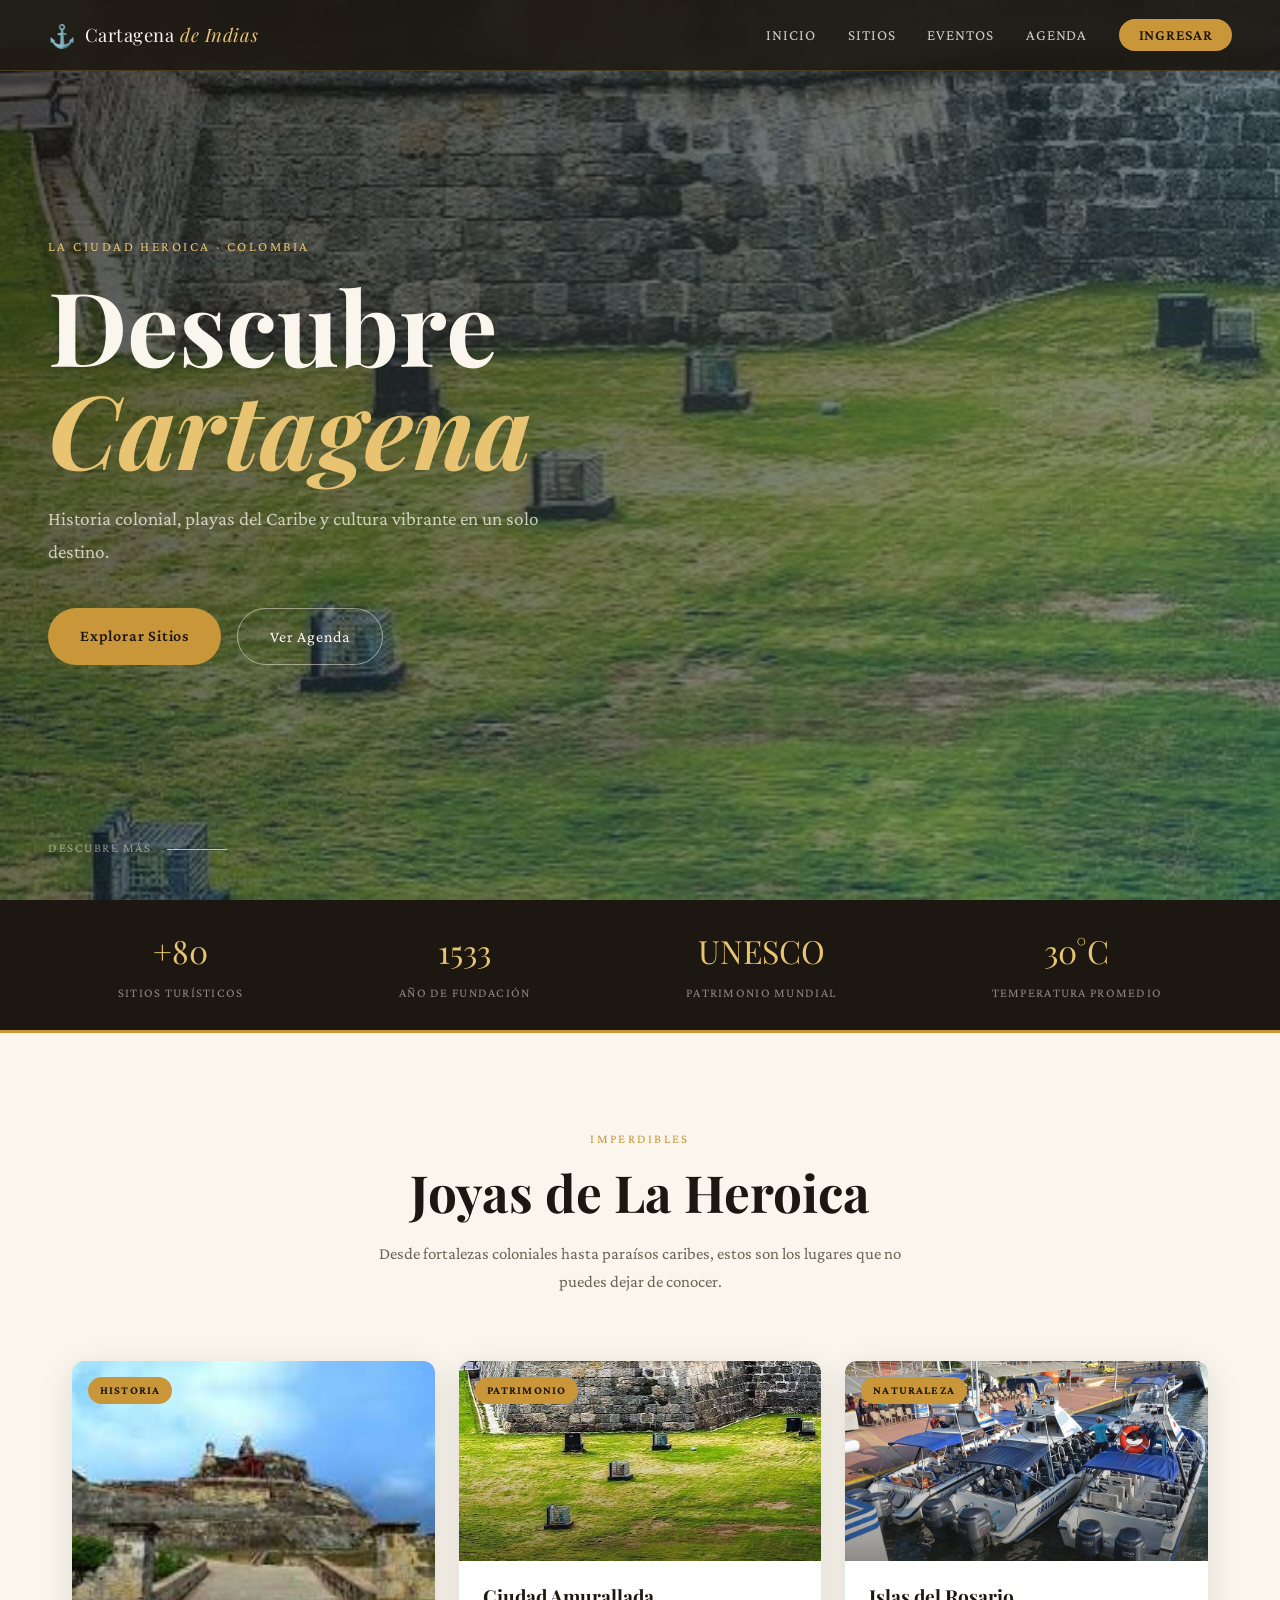
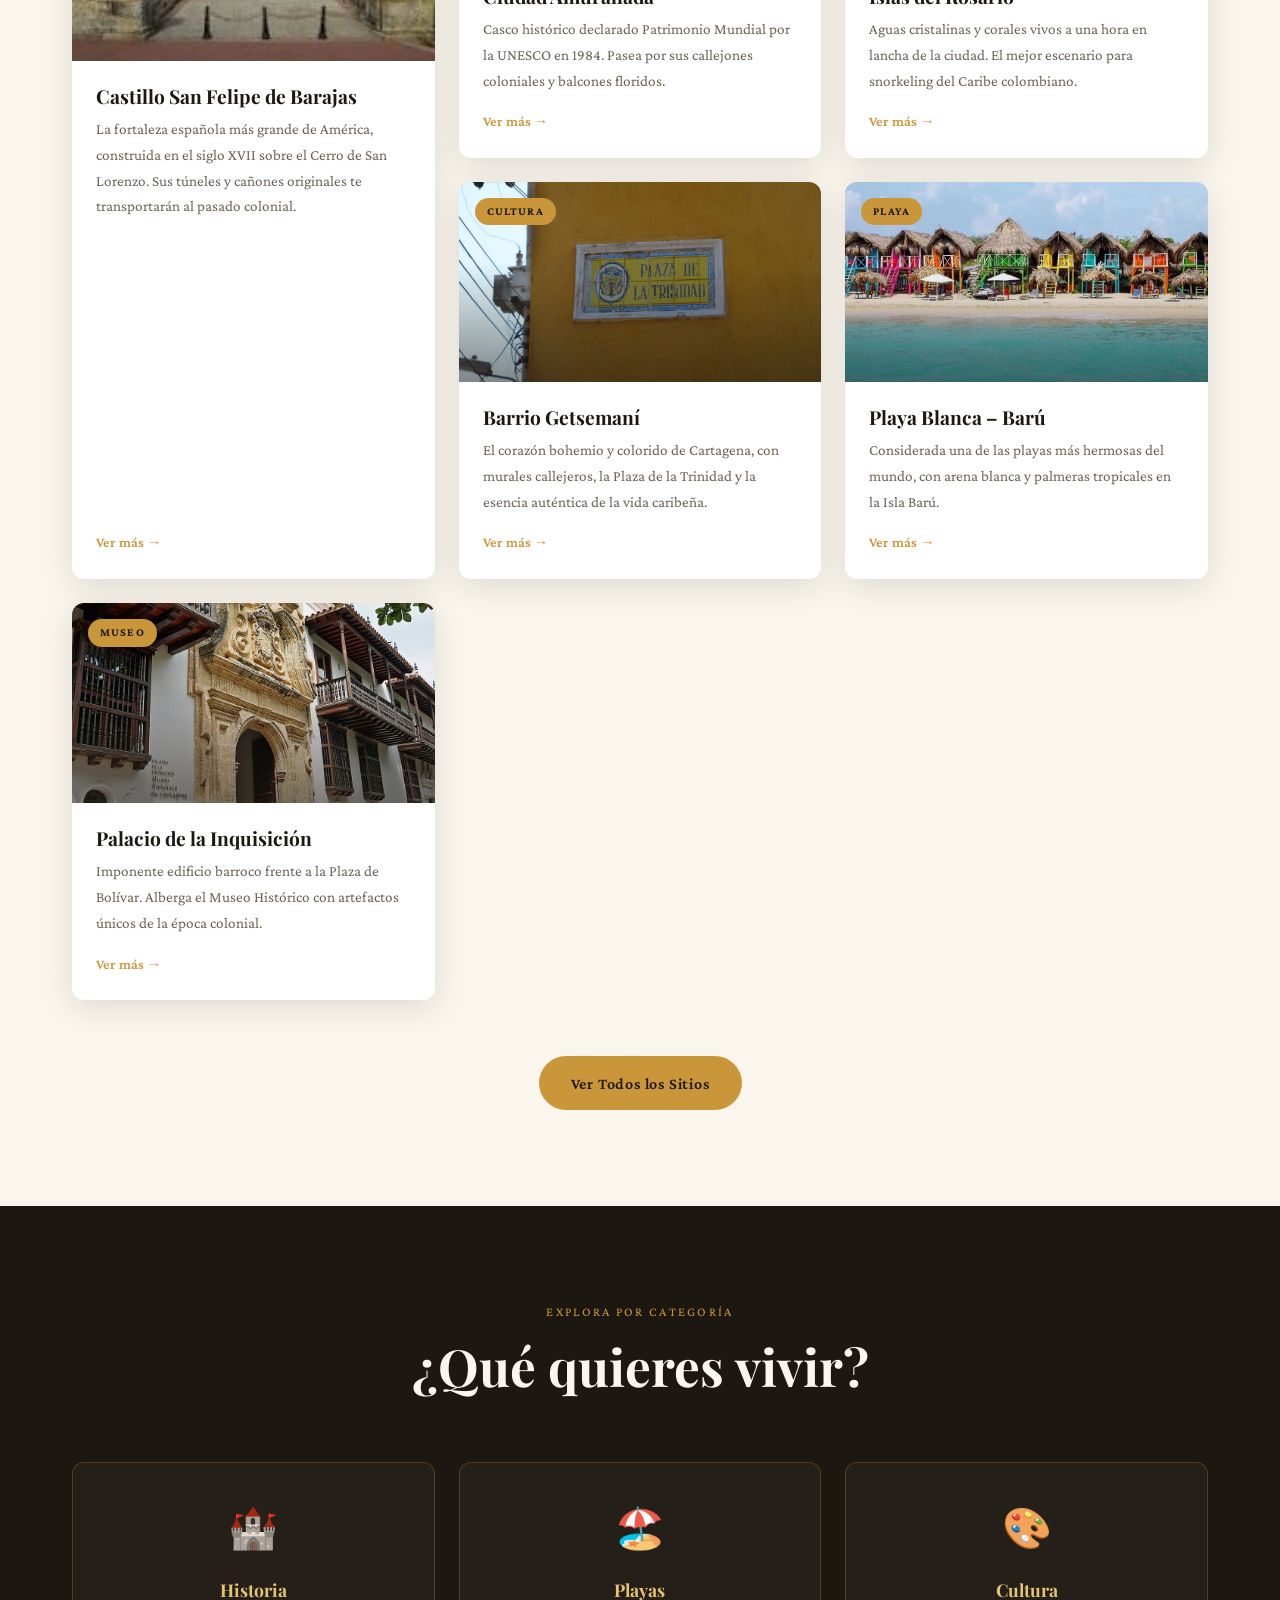
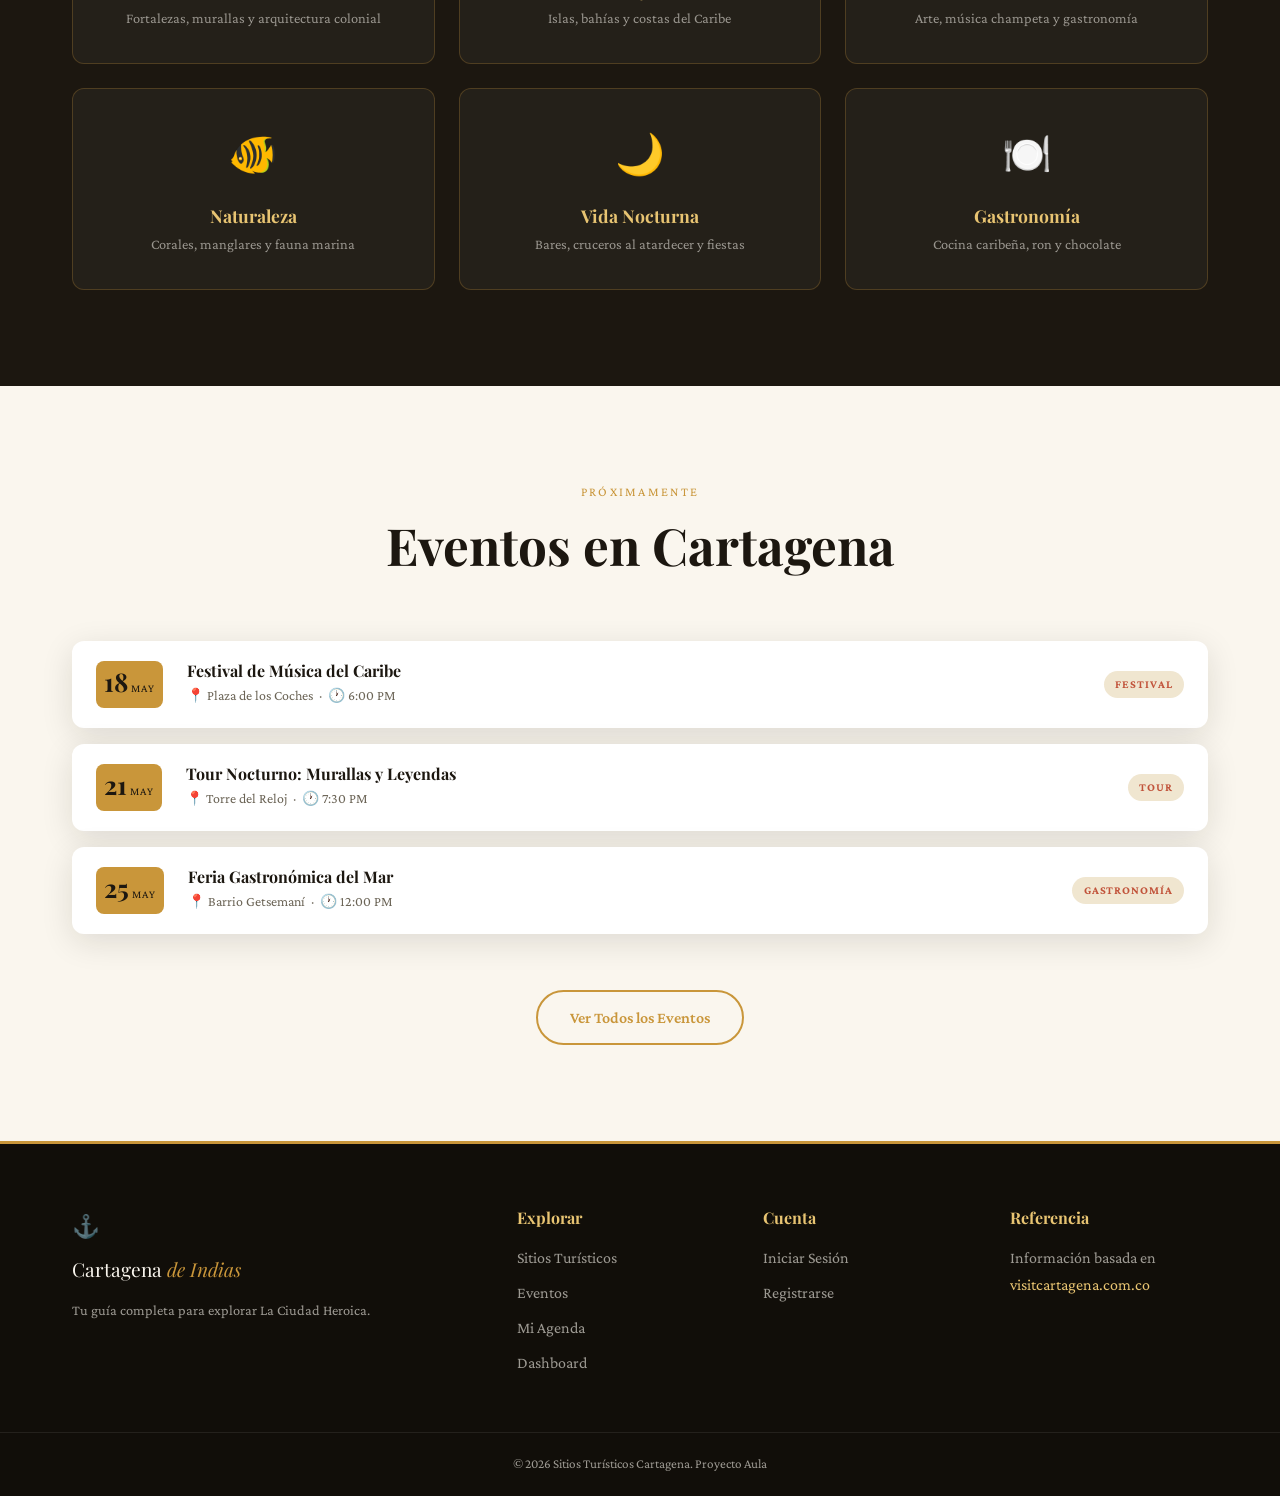
<file: index.html>
<!DOCTYPE html>
<html lang="es">
<head>
  <meta charset="UTF-8" />
  <meta name="viewport" content="width=device-width, initial-scale=1.0"/>
  <meta name="authores" content="Joseph, Manuel, Gabriela, Sebastian">
  <title>Cartagena de Indias – Sitios Turísticos</title>
  <link rel="stylesheet" href="css/style.css"/>
  <link rel="stylesheet" href="css/responsive.css"/>
  <link href="https://fonts.googleapis.com/css2?family=Playfair+Display:ital,wght@0,400;0,700;1,400&family=Crimson+Pro:wght@300;400;600&display=swap" rel="stylesheet"/>
</head>
<body>

  <!-- PORTADA (la parte grande de arriba) -->
  <header class="hero" id="inicio">
    <nav class="navbar">
      <div class="nav-logo">
        <span class="logo-icon">⚓</span>
        <span>Cartagena <em>de Indias</em></span>
      </div>
      <ul class="nav-links">
        <li><a href="index.html">Inicio</a></li>
        <li><a href="sitios.html">Sitios</a></li>
        <li><a href="eventos.html">Eventos</a></li>
        <li><a href="agenda.html">Agenda</a></li>
        <li><a href="login.html" class="btn-nav">Ingresar</a></li>
      </ul>
      <button class="menu-toggle" aria-label="Menú">☰</button>
    </nav>

    <div class="hero-content">
      <p class="hero-label">La Ciudad Heroica · Colombia</p>
      <h1 class="hero-title">
        Descubre<br/><em>Cartagena</em>
      </h1>
      <p class="hero-sub">Historia colonial, playas del Caribe y cultura vibrante en un solo destino.</p>
      <div class="hero-cta">
        <a href="sitios.html" class="btn-primary">Explorar Sitios</a>
        <a href="agenda.html" class="btn-ghost">Ver Agenda</a>
      </div>
    </div>

    <div class="hero-scroll">
      <span>Descubre más</span>
      <div class="scroll-line"></div>
    </div>

    <!-- Capa decorativa (solo adorno, no hace nada) -->
    <div class="hero-overlay"></div>
  </header>

  <!-- ESTADÍSTICAS -->
  <section class="stats-bar">
    <div class="stat"><span class="stat-num">+80</span><span class="stat-label">Sitios Turísticos</span></div>
    <div class="stat"><span class="stat-num">1533</span><span class="stat-label">Año de Fundación</span></div>
    <div class="stat"><span class="stat-num">UNESCO</span><span class="stat-label">Patrimonio Mundial</span></div>
    <div class="stat"><span class="stat-num">30°C</span><span class="stat-label">Temperatura Promedio</span></div>
  </section>

  <!-- DESTINOS DESTACADOS -->
  <section class="section" id="destinos">
    <div class="container">
      <div class="section-header">
        <p class="section-label">Imperdibles</p>
        <h2 class="section-title">Joyas de La Heroica</h2>
        <p class="section-desc">Desde fortalezas coloniales hasta paraísos caribes, estos son los lugares que no puedes dejar de conocer.</p>
      </div>

      <div class="cards-grid">

        <article class="card card--large">
          <div class="card-img" style="background-image:url('asset/img/castillos.jpg')">
            <span class="card-tag">Historia</span>
          </div>
          <div class="card-body">
            <h3>Castillo San Felipe de Barajas</h3>
            <p>La fortaleza española más grande de América, construida en el siglo XVII sobre el Cerro de San Lorenzo. Sus túneles y cañones originales te transportarán al pasado colonial.</p>
            <a href="sitios.html#castillo" class="card-link">Ver más →</a>
          </div>
        </article>

        <article class="card">
          <div class="card-img" style="background-image:url('asset/img/murallas.jpg')">
            <span class="card-tag">Patrimonio</span>
          </div>
          <div class="card-body">
            <h3>Ciudad Amurallada</h3>
            <p>Casco histórico declarado Patrimonio Mundial por la UNESCO en 1984. Pasea por sus callejones coloniales y balcones floridos.</p>
            <a href="sitios.html#murallas" class="card-link">Ver más →</a>
          </div>
        </article>

        <article class="card">
          <div class="card-img" style="background-image:url('asset/img/islas.jpg')">
            <span class="card-tag">Naturaleza</span>
          </div>
          <div class="card-body">
            <h3>Islas del Rosario</h3>
            <p>Aguas cristalinas y corales vivos a una hora en lancha de la ciudad. El mejor escenario para snorkeling del Caribe colombiano.</p>
            <a href="sitios.html#islas" class="card-link">Ver más →</a>
          </div>
        </article>

        <article class="card">
          <div class="card-img" style="background-image:url('asset/img/getsemani.jpg')">
            <span class="card-tag">Cultura</span>
          </div>
          <div class="card-body">
            <h3>Barrio Getsemaní</h3>
            <p>El corazón bohemio y colorido de Cartagena, con murales callejeros, la Plaza de la Trinidad y la esencia auténtica de la vida caribeña.</p>
            <a href="sitios.html#getsemani" class="card-link">Ver más →</a>
          </div>
        </article>

        <article class="card">
          <div class="card-img" style="background-image:url('asset/img/baru1.webp')">
            <span class="card-tag">Playa</span>
          </div>
          <div class="card-body">
            <h3>Playa Blanca – Barú</h3>
            <p>Considerada una de las playas más hermosas del mundo, con arena blanca y palmeras tropicales en la Isla Barú.</p>
            <a href="sitios.html#baru" class="card-link">Ver más →</a>
          </div>
        </article>

        <article class="card">
          <div class="card-img" style="background-image:url('asset/img/inquisicion.jpg')">
            <span class="card-tag">Museo</span>
          </div>
          <div class="card-body">
            <h3>Palacio de la Inquisición</h3>
            <p>Imponente edificio barroco frente a la Plaza de Bolívar. Alberga el Museo Histórico con artefactos únicos de la época colonial.</p>
            <a href="sitios.html#inquisicion" class="card-link">Ver más →</a>
          </div>
        </article>

      </div>

      <div class="section-cta">
        <a href="sitios.html" class="btn-primary">Ver Todos los Sitios</a>
      </div>
    </div>
  </section>

  <!-- CATEGORÍAS -->
  <section class="section section--dark" id="categorias">
    <div class="container">
      <div class="section-header">
        <p class="section-label">Explora por categoría</p>
        <h2 class="section-title">¿Qué quieres vivir?</h2>
      </div>
      <div class="cats-grid">
        <a href="sitios.html?cat=historia" class="cat-card">
          <span class="cat-icon">🏰</span>
          <h4>Historia</h4>
          <p>Fortalezas, murallas y arquitectura colonial</p>
        </a>
        <a href="sitios.html?cat=playa" class="cat-card">
          <span class="cat-icon">🏖️</span>
          <h4>Playas</h4>
          <p>Islas, bahías y costas del Caribe</p>
        </a>
        <a href="sitios.html?cat=cultura" class="cat-card">
          <span class="cat-icon">🎨</span>
          <h4>Cultura</h4>
          <p>Arte, música champeta y gastronomía</p>
        </a>
        <a href="sitios.html?cat=naturaleza" class="cat-card">
          <span class="cat-icon">🐠</span>
          <h4>Naturaleza</h4>
          <p>Corales, manglares y fauna marina</p>
        </a>
        <a href="sitios.html?cat=noche" class="cat-card">
          <span class="cat-icon">🌙</span>
          <h4>Vida Nocturna</h4>
          <p>Bares, cruceros al atardecer y fiestas</p>
        </a>
        <a href="sitios.html?cat=gastronomia" class="cat-card">
          <span class="cat-icon">🍽️</span>
          <h4>Gastronomía</h4>
          <p>Cocina caribeña, ron y chocolate</p>
        </a>
      </div>
    </div>
  </section>

  <!-- EVENTOS PRÓXIMOS -->
  <section class="section" id="eventos-home">
    <div class="container">
      <div class="section-header">
        <p class="section-label">Próximamente</p>
        <h2 class="section-title">Eventos en Cartagena</h2>
      </div>
      <!-- Este contenedor lo llena js/app.js → renderHomeEvents() con los
           3 primeros eventos del arreglo EVENTOS (definido en js/eventos.js). -->
      <div class="events-list" id="home-events">
        <!-- JavaScript pone aquí los eventos -->
      </div>
      <div class="section-cta">
        <a href="eventos.html" class="btn-outline">Ver Todos los Eventos</a>
      </div>
    </div>
  </section>

  <!-- PIE DE PÁGINA -->
  <footer class="footer">
    <div class="container footer-inner">
      <div class="footer-brand">
        <span class="logo-icon">⚓</span>
        <span class="footer-name">Cartagena <em>de Indias</em></span>
        <p>Tu guía completa para explorar La Ciudad Heroica.</p>
      </div>
      <div class="footer-links">
        <h5>Explorar</h5>
        <ul>
          <li><a href="sitios.html">Sitios Turísticos</a></li>
          <li><a href="eventos.html">Eventos</a></li>
          <li><a href="agenda.html">Mi Agenda</a></li>
          <li><a href="dashboard.html">Dashboard</a></li>
        </ul>
      </div>
      <div class="footer-links">
        <h5>Cuenta</h5>
        <ul>
          <li><a href="login.html">Iniciar Sesión</a></li>
          <li><a href="register.html">Registrarse</a></li>
        </ul>
      </div>
      <div class="footer-info">
        <h5>Referencia</h5>
        <p>Información basada en <a href="https://www.visitcartagena.com.co/" target="_blank">visitcartagena.com.co</a></p>
      </div>
    </div>
    <div class="footer-bottom">
      <p>© 2026 Sitios Turísticos Cartagena. Proyecto Aula </p>
    </div>
  </footer>

  <!-- Orden de carga: app.js crea SITIOS y renderiza los eventos del inicio;
       eventos.js crea EVENTOS y lo publica como window.EVENTOS. Ninguno guarda datos. -->
  <script src="js/app.js"></script>
  <script src="js/eventos.js"></script>
</body>
</html>
</file>
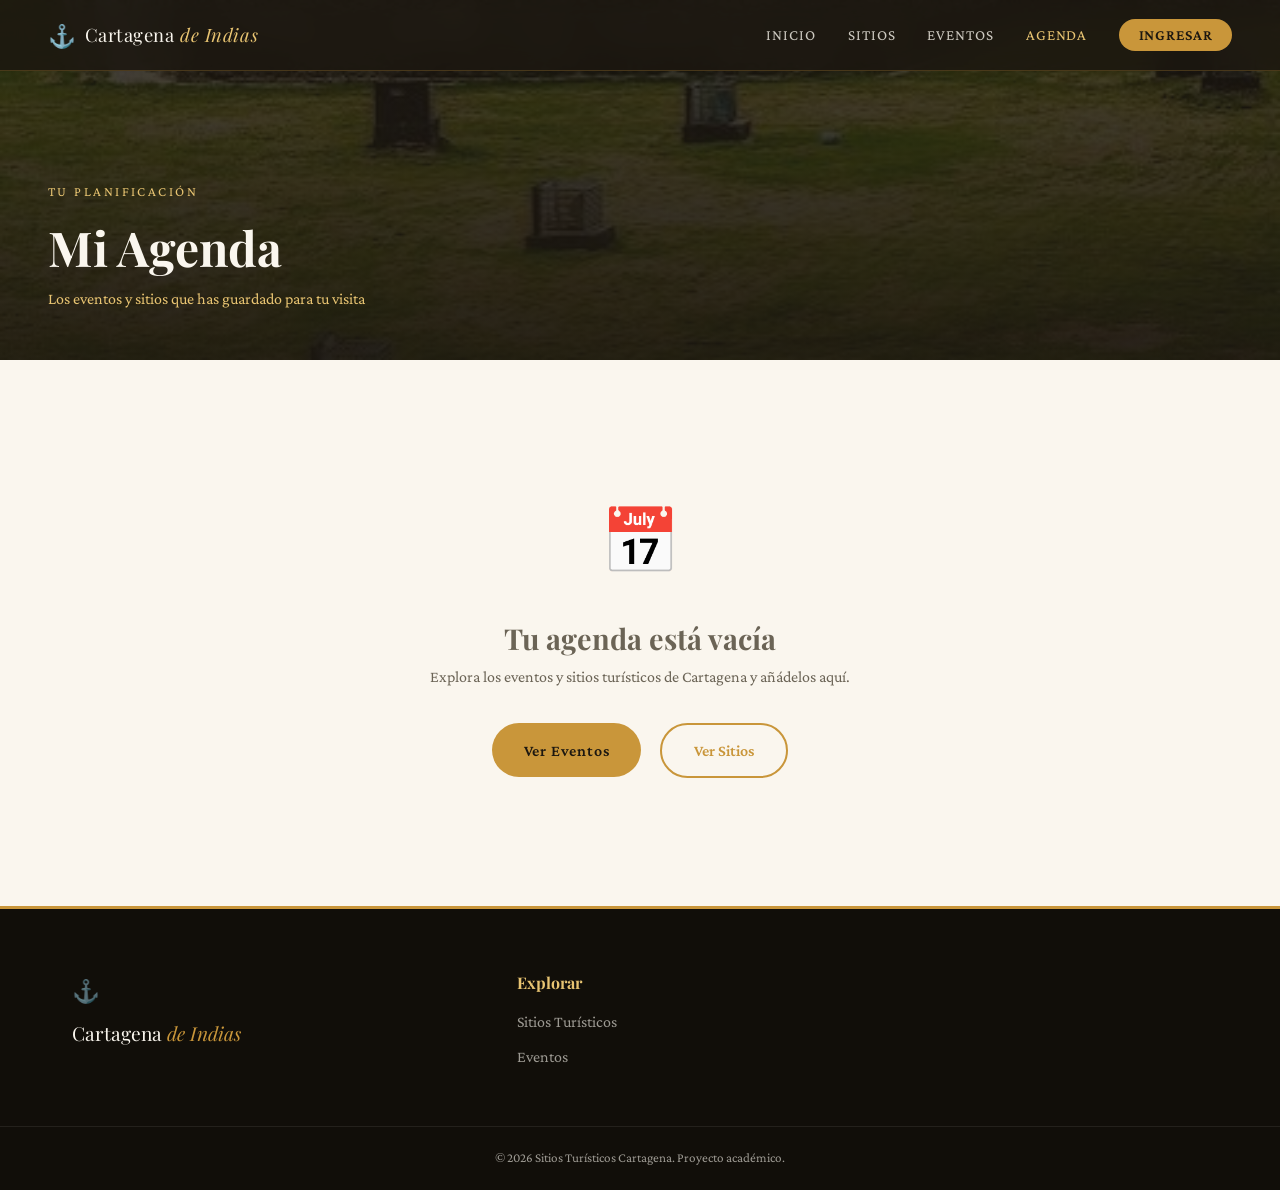
<file: agenda.html>
<!DOCTYPE html>
<html lang="es">
<head>
  <meta charset="UTF-8"/>
  <meta name="viewport" content="width=device-width, initial-scale=1.0"/>
  <title>Mi Agenda – Cartagena de Indias</title>
  <link rel="stylesheet" href="css/style.css"/>
  <link rel="stylesheet" href="css/responsive.css"/>
  <link href="https://fonts.googleapis.com/css2?family=Playfair+Display:ital,wght@0,400;0,700;1,400&family=Crimson+Pro:wght@300;400;600&display=swap" rel="stylesheet"/>
</head>
<body>

  <nav class="navbar">
    <div class="nav-logo">
      <span class="logo-icon">⚓</span>
      <span>Cartagena <em>de Indias</em></span>
    </div>
    <ul class="nav-links">
      <li><a href="index.html">Inicio</a></li>
      <li><a href="sitios.html">Sitios</a></li>
      <li><a href="eventos.html">Eventos</a></li>
      <li><a href="agenda.html" style="color:var(--oro-light)">Agenda</a></li>
      <li><a href="login.html" class="btn-nav">Ingresar</a></li>
    </ul>
    <button class="menu-toggle">☰</button>
  </nav>

  <div class="page-hero">
    <div class="page-hero-content">
      <p class="hero-label">Tu planificación</p>
      <h1>Mi Agenda</h1>
      <p>Los eventos y sitios que has guardado para tu visita</p>
    </div>
  </div>

  <div class="container" style="padding: 3rem 2rem; min-height: 50vh;">
    <!-- js/agenda.js lee localStorage['agenda'] (IDs), los cruza con EVENTOS
         y pinta aquí los eventos. El texto inicial se reemplaza al cargar. -->
    <div id="agenda-container">
      <p>Cargando agenda...</p>
    </div>
  </div>

  <footer class="footer">
    <div class="container footer-inner">
      <div class="footer-brand">
        <span class="logo-icon">⚓</span>
        <span class="footer-name">Cartagena <em>de Indias</em></span>
      </div>
      <div class="footer-links">
        <h5>Explorar</h5>
        <ul>
          <li><a href="sitios.html">Sitios Turísticos</a></li>
          <li><a href="eventos.html">Eventos</a></li>
        </ul>
      </div>
    </div>
    <div class="footer-bottom">
      <p>© 2026 Sitios Turísticos Cartagena. Proyecto académico.</p>
    </div>
  </footer>

  <!-- Orden importante: eventos.js define window.EVENTOS y agenda.js lo usa
       para convertir los IDs guardados en eventos con nombre y fecha. -->
  <script src="js/app.js"></script>
  <script src="js/eventos.js"></script>
  <script src="js/agenda.js"></script>
</body>
</html>
</file>
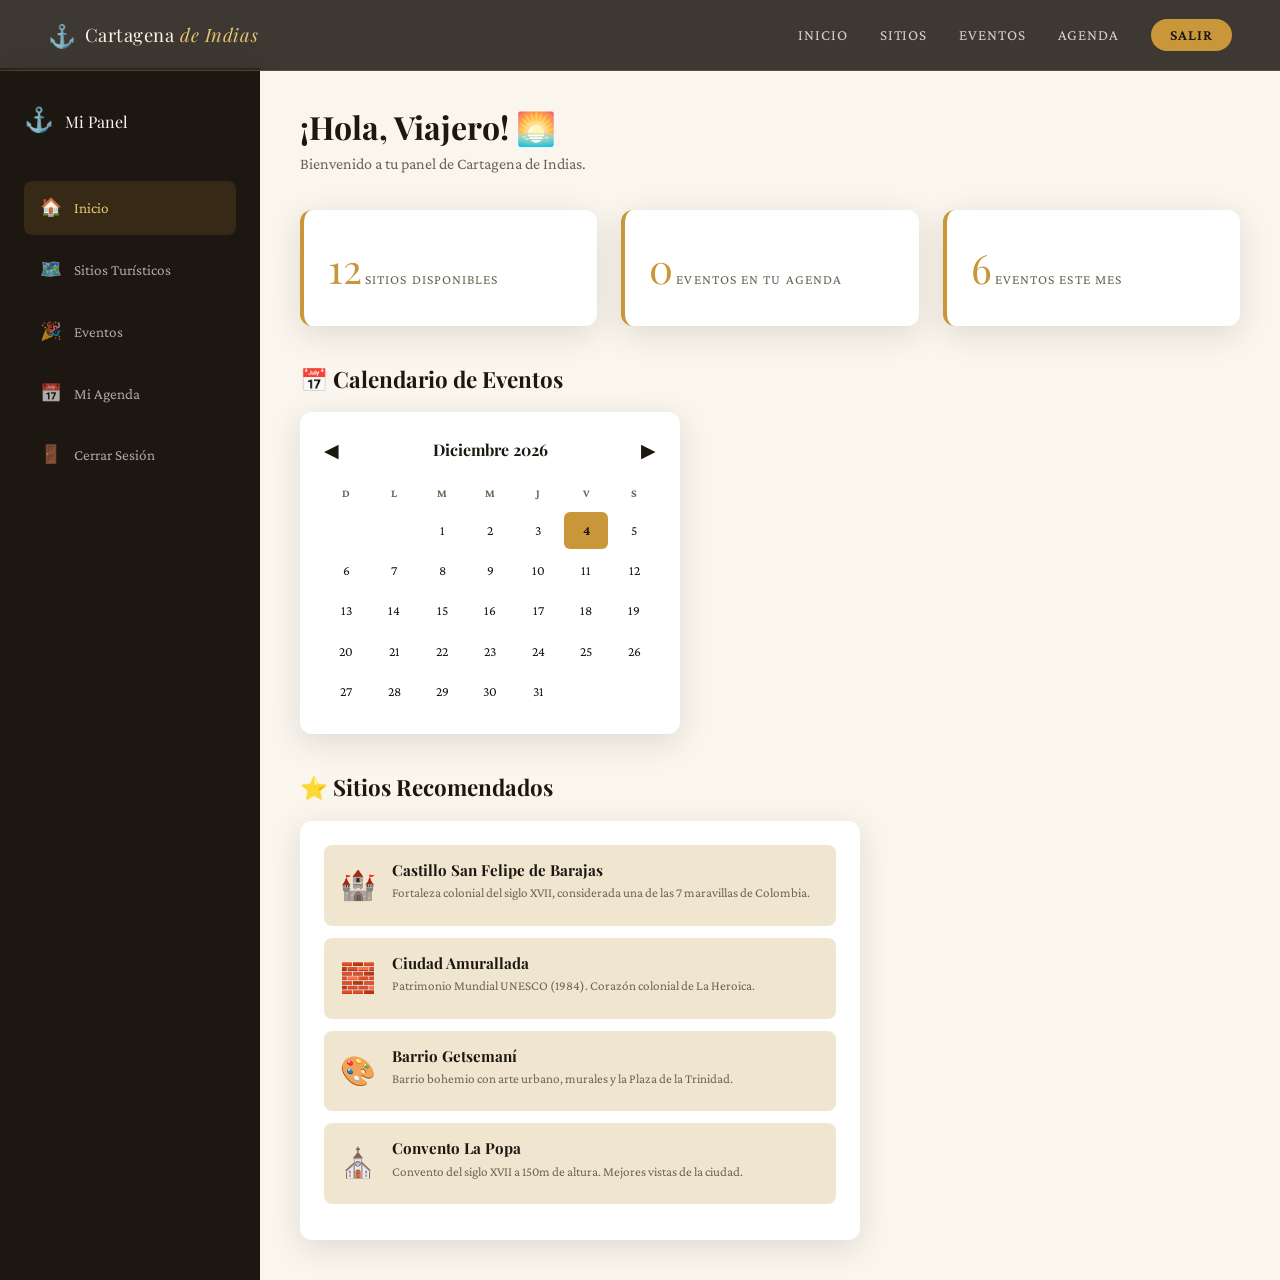
<file: dashboard.html>
<!DOCTYPE html>
<html lang="es">
<head>
  <meta charset="UTF-8"/>
  <meta name="viewport" content="width=device-width, initial-scale=1.0"/>
  <title>Dashboard – Cartagena de Indias</title>
  <link rel="stylesheet" href="css/style.css"/>
  <link rel="stylesheet" href="css/responsive.css"/>
  <link href="https://fonts.googleapis.com/css2?family=Playfair+Display:ital,wght@0,400;0,700;1,400&family=Crimson+Pro:wght@300;400;600&display=swap" rel="stylesheet"/>
</head>
<body>

  <nav class="navbar">
    <div class="nav-logo">
      <span class="logo-icon">⚓</span>
      <span>Cartagena <em>de Indias</em></span>
    </div>
    <ul class="nav-links">
      <li><a href="index.html">Inicio</a></li>
      <li><a href="sitios.html">Sitios</a></li>
      <li><a href="eventos.html">Eventos</a></li>
      <li><a href="agenda.html">Agenda</a></li>
      <!-- logout() borra sessionStorage['ctg_session'] (la sesión), NO las cuentas. -->
      <li><a href="#" id="logout-nav" onclick="logout(); return false;" class="btn-nav">Salir</a></li>
    </ul>
    <button class="menu-toggle">☰</button>
  </nav>

  <div class="dashboard-layout">
    <!-- MENÚ LATERAL -->
    <aside class="sidebar">
      <div class="sidebar-brand">
        <span style="font-size:1.5rem;">⚓</span>
        <span style="font-family:var(--ff-display); color:var(--crema); margin-left:.5rem;">Mi Panel</span>
      </div>
      <nav>
        <ul>
          <li><a href="dashboard.html" class="active"><span class="icon">🏠</span> Inicio</a></li>
          <li><a href="sitios.html"><span class="icon">🗺️</span> Sitios Turísticos</a></li>
          <li><a href="eventos.html"><span class="icon">🎉</span> Eventos</a></li>
          <li><a href="agenda.html"><span class="icon">📅</span> Mi Agenda</a></li>
          <li><a href="#" onclick="logout(); return false;"><span class="icon">🚪</span> Cerrar Sesión</a></li>
        </ul>
      </nav>
    </aside>

    <!-- CONTENIDO PRINCIPAL -->
    <main class="main-content">
      <div class="dash-welcome">
        <h2>¡Hola, <span id="user-name">Viajero</span>! 🌅</h2>
        <p>Bienvenido a tu panel de Cartagena de Indias.</p>
      </div>

      <div class="dash-cards">
        <div class="dash-card">
          <span class="num">12</span>
          <span class="label">Sitios Disponibles</span>
        </div>
        <div class="dash-card">
          <!-- Lo rellena usuarios.js → initDashboard() contando localStorage['agenda']. -->
          <span class="num" id="agenda-count">0</span>
          <span class="label">Eventos en tu Agenda</span>
        </div>
        <div class="dash-card">
          <span class="num">6</span>
          <span class="label">Eventos Este Mes</span>
        </div>
      </div>

      <!-- CALENDARIO PEQUEÑO -->
      <div style="margin-top:2.5rem;">
        <h3 style="font-family:var(--ff-display); font-size:1.4rem; margin-bottom:1.25rem;">📅 Calendario de Eventos</h3>
        <div style="background:var(--blanco); border-radius:var(--radius); padding:1.5rem; box-shadow:var(--shadow); max-width:380px;">
          <!-- Lo dibuja calendario.js con los eventos fijos de eventos.js. -->
          <div id="mini-calendario"></div>
        </div>
      </div>

      <!-- SITIOS RECOMENDADOS -->
      <div style="margin-top:2.5rem;">
        <h3 style="font-family:var(--ff-display); font-size:1.4rem; margin-bottom:1.25rem;">⭐ Sitios Recomendados</h3>
        <div style="background:var(--blanco); border-radius:var(--radius); padding:1.5rem; box-shadow:var(--shadow); max-width:560px;">
          <!-- Lo dibuja recomendaciones.js a partir de SITIOS (app.js). -->
          <div id="recomendaciones-dash"></div>
        </div>
      </div>
    </main>
  </div>

  <!-- Orden: catálogos primero (app.js, eventos.js), luego usuarios/calendario/
       recomendaciones. Todos dejan sus funciones listas para que las use el script final. -->
  <script src="js/app.js"></script>
  <script src="js/eventos.js"></script>
  <script src="js/usuarios.js"></script>
  <script src="js/calendario.js"></script>
  <script src="js/recomendaciones.js"></script>
  <!-- Este bloque solo "enchufa" los módulos a sus contenedores. No guarda datos. -->
  <script>
    document.addEventListener('DOMContentLoaded', () => {
      renderCalendario('mini-calendario');
      renderRecomendaciones('recomendaciones-dash', ['historia', 'cultura']);
    });
  </script>
</body>
</html>
</file>
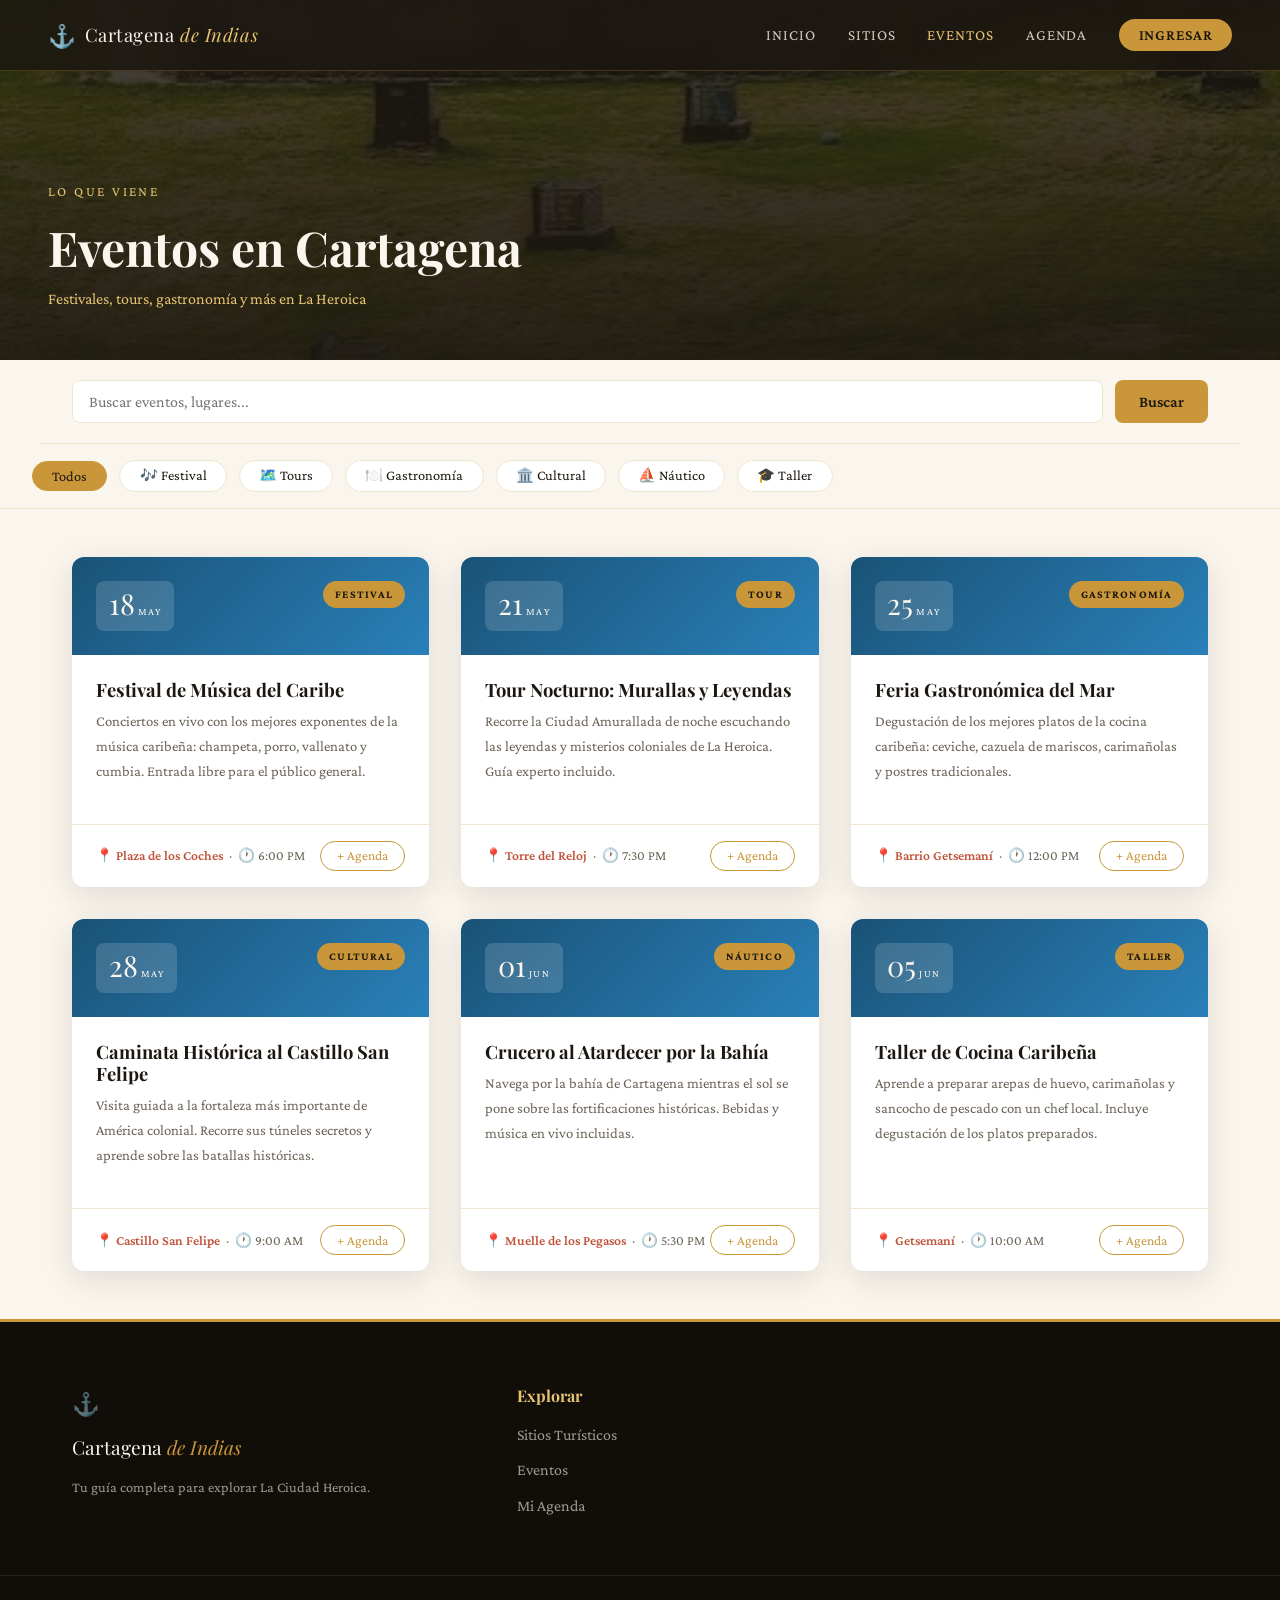
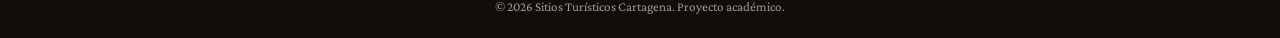
<file: eventos.html>
<!DOCTYPE html>
<html lang="es">
<head>
  <meta charset="UTF-8"/>
  <meta name="viewport" content="width=device-width, initial-scale=1.0"/>
  <title>Eventos – Cartagena de Indias</title>
  <link rel="stylesheet" href="css/style.css"/>
  <link rel="stylesheet" href="css/eventos.css"/>
  <link rel="stylesheet" href="css/responsive.css"/>
  <link href="https://fonts.googleapis.com/css2?family=Playfair+Display:ital,wght@0,400;0,700;1,400&family=Crimson+Pro:wght@300;400;600&display=swap" rel="stylesheet"/>
</head>
<body>

  <nav class="navbar">
    <div class="nav-logo">
      <span class="logo-icon">⚓</span>
      <span>Cartagena <em>de Indias</em></span>
    </div>
    <ul class="nav-links">
      <li><a href="index.html">Inicio</a></li>
      <li><a href="sitios.html">Sitios</a></li>
      <li><a href="eventos.html" style="color:var(--oro-light)">Eventos</a></li>
      <li><a href="agenda.html">Agenda</a></li>
      <li><a href="login.html" class="btn-nav">Ingresar</a></li>
    </ul>
    <button class="menu-toggle">☰</button>
  </nav>

  <div class="page-hero">
    <div class="page-hero-content">
      <p class="hero-label">Lo que viene</p>
      <h1>Eventos en Cartagena</h1>
      <p>Festivales, tours, gastronomía y más en La Heroica</p>
    </div>
  </div>

  <!-- Search: js/eventos.js escucha este id y oculta tarjetas sin guardar nada. -->
  <div class="search-bar">
    <input type="text" class="search-input" id="search-eventos" placeholder="Buscar eventos, lugares..."/>
    <button class="search-btn">Buscar</button>
  </div>

  <!-- BOTONES PARA FILTRAR -->
  <div class="filter-bar">
    <button class="filter-btn active" data-filter="todos">Todos</button>
    <button class="filter-btn" data-filter="festival">🎶 Festival</button>
    <button class="filter-btn" data-filter="tour">🗺️ Tours</button>
    <button class="filter-btn" data-filter="gastronomi&#769;a">🍽️ Gastronomía</button>
    <button class="filter-btn" data-filter="cultural">🏛️ Cultural</button>
    <button class="filter-btn" data-filter="náutico">⛵ Náutico</button>
    <button class="filter-btn" data-filter="taller">🎓 Taller</button>
  </div>

  <!-- Cuadrícula de eventos: la llena js/eventos.js → renderEventosPage().
       El botón «+ Agenda» de cada tarjeta guarda el ID en localStorage['agenda']. -->
  <div class="eventos-grid" id="eventos-grid">
    <!-- JavaScript pone aquí los eventos -->
  </div>

  <footer class="footer">
    <div class="container footer-inner">
      <div class="footer-brand">
        <span class="logo-icon">⚓</span>
        <span class="footer-name">Cartagena <em>de Indias</em></span>
        <p>Tu guía completa para explorar La Ciudad Heroica.</p>
      </div>
      <div class="footer-links">
        <h5>Explorar</h5>
        <ul>
          <li><a href="sitios.html">Sitios Turísticos</a></li>
          <li><a href="eventos.html">Eventos</a></li>
          <li><a href="agenda.html">Mi Agenda</a></li>
        </ul>
      </div>
    </div>
    <div class="footer-bottom">
      <p>© 2026 Sitios Turísticos Cartagena. Proyecto académico.</p>
    </div>
  </footer>

  <!-- app.js solo aporta la barra de navegación; eventos.js dibuja la página y guarda la agenda. -->
  <script src="js/app.js"></script>
  <script src="js/eventos.js"></script>
</body>
</html>
</file>
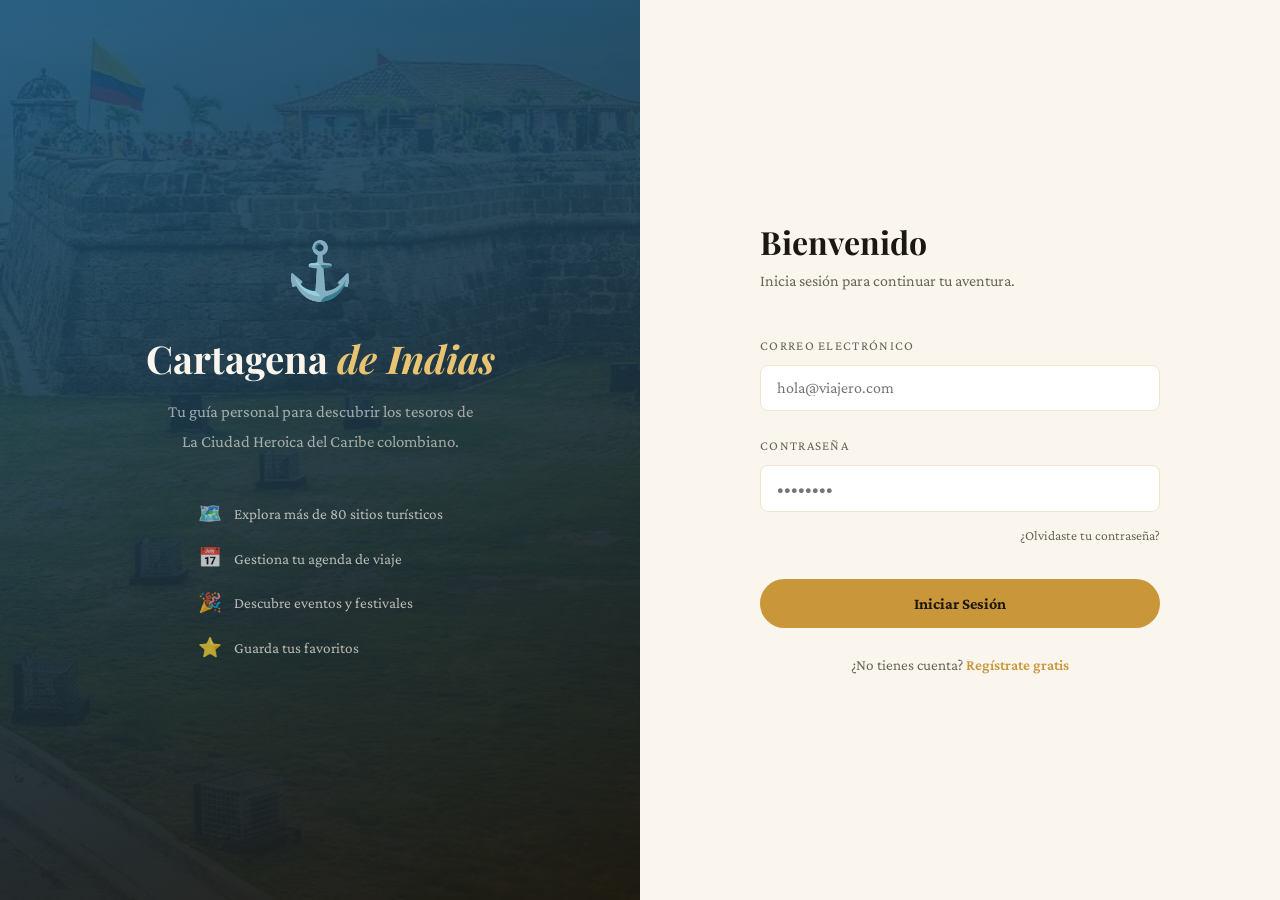
<file: login.html>
<!DOCTYPE html>
<html lang="es">
<head>
  <meta charset="UTF-8"/>
  <meta name="viewport" content="width=device-width, initial-scale=1.0"/>
  <meta name="author" content="Joseph, Manuel, Gabriela, Sebastian">
  <title>Iniciar Sesión – Cartagena de Indias</title>
  <link rel="stylesheet" href="css/style.css"/>
  <link rel="stylesheet" href="css/login.css"/>
  <link href="https://fonts.googleapis.com/css2?family=Playfair+Display:ital,wght@0,400;0,700;1,400&family=Crimson+Pro:wght@300;400;600&display=swap" rel="stylesheet"/>
  
</head>
<body>

  <div class="auth-page">
    <!-- LADO IZQUIERDO -->
    <div class="auth-left">
      <span class="logo-icon">⚓</span>
      <h2>Cartagena <em>de Indias</em></h2>
      <p>Tu guía personal para descubrir los tesoros de La Ciudad Heroica del Caribe colombiano.</p>
      <ul class="auth-features">
        <li><span class="feat-icon">🗺️</span> Explora más de 80 sitios turísticos</li>
        <li><span class="feat-icon">📅</span> Gestiona tu agenda de viaje</li>
        <li><span class="feat-icon">🎉</span> Descubre eventos y festivales</li>
        <li><span class="feat-icon">⭐</span> Guarda tus favoritos</li>
      </ul>
    </div>

    <!-- LADO DERECHO -->
    <div class="auth-right">
      <div class="auth-form-box">
        <h3>Bienvenido</h3>
        <p class="sub">Inicia sesión para continuar tu aventura.</p>

        <!-- js/usuarios.js escucha este id. Comprueba correo/contraseña contra
             localStorage['ctg_users'] y, si coincide, guarda la sesión en
             sessionStorage['ctg_session'] y abre dashboard.html. -->
        <form id="login-form">
          <div class="form-group">
            <label for="email">Correo electrónico</label>
            <input type="email" id="email" name="email" placeholder="hola@viajero.com" required/>
          </div>
          <div class="form-group">
            <label for="password">Contraseña</label>
            <input type="password" id="password" name="password" placeholder="••••••••" required/>
          </div>
          <a href="#" class="forgot-link">¿Olvidaste tu contraseña?</a>
          <button type="submit" class="form-submit">Iniciar Sesión</button>
        </form>

        

        
        <p class="auth-switch">¿No tienes cuenta? <a href="register.html">Regístrate gratis</a></p>
      </div>
    </div>
  </div>

  <!-- usuarios.js hace todo: validar, leer localStorage y abrir la sesión. -->
  <script src="js/usuarios.js"></script>
</body>
</html>
</file>
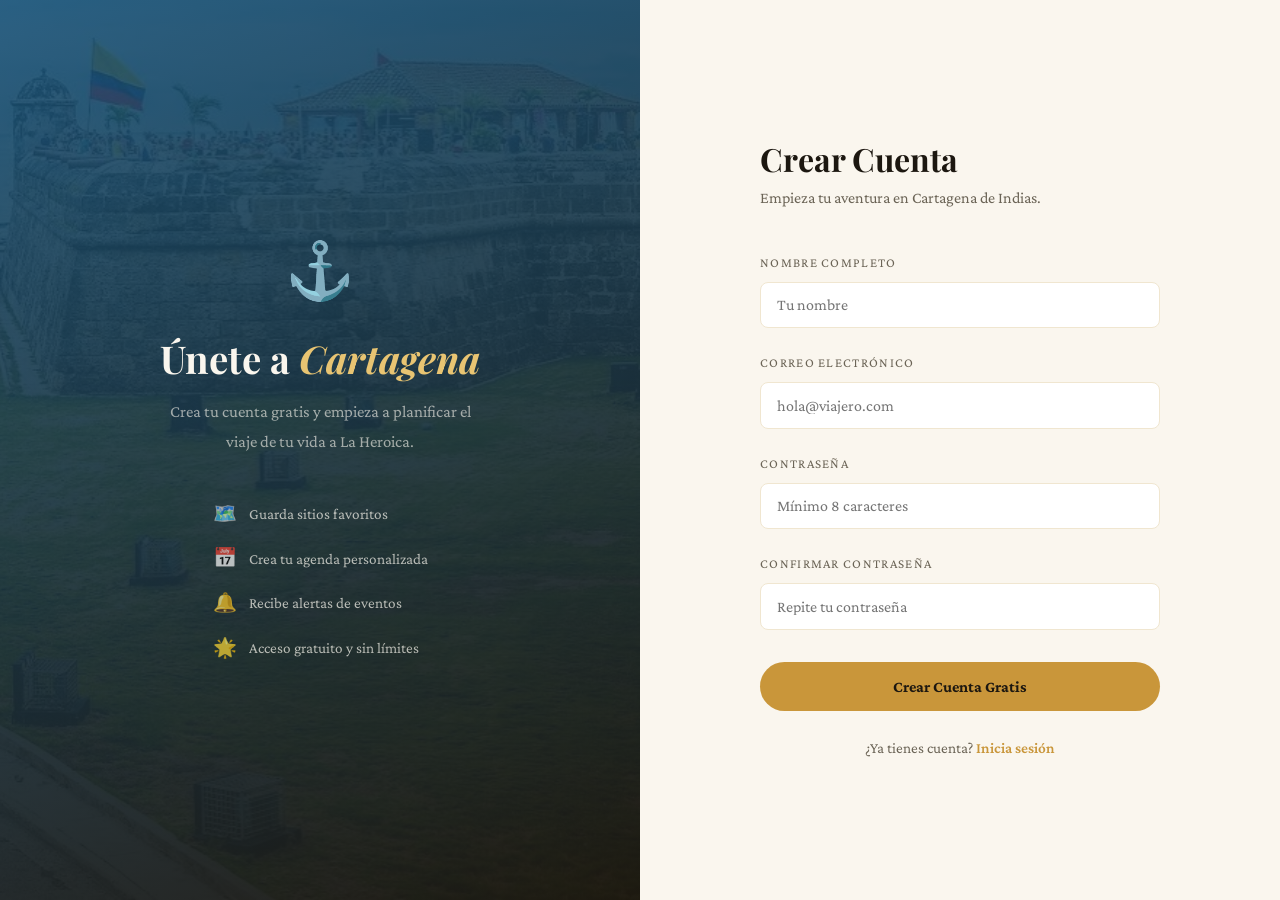
<file: register.html>
<!DOCTYPE html>
<html lang="es">
<head>
  <meta charset="UTF-8"/>
  <meta name="viewport" content="width=device-width, initial-scale=1.0"/>
  <title>Registro – Cartagena de Indias</title>
  <link rel="stylesheet" href="css/style.css"/>
  <link rel="stylesheet" href="css/login.css"/>
  <link href="https://fonts.googleapis.com/css2?family=Playfair+Display:ital,wght@0,400;0,700;1,400&family=Crimson+Pro:wght@300;400;600&display=swap" rel="stylesheet"/>
</head>
<body>

  <div class="auth-page">
    <div class="auth-left">
      <span class="logo-icon">⚓</span>
      <h2>Únete a <em>Cartagena</em></h2>
      <p>Crea tu cuenta gratis y empieza a planificar el viaje de tu vida a La Heroica.</p>
      <ul class="auth-features">
        <li><span class="feat-icon">🗺️</span> Guarda sitios favoritos</li>
        <li><span class="feat-icon">📅</span> Crea tu agenda personalizada</li>
        <li><span class="feat-icon">🔔</span> Recibe alertas de eventos</li>
        <li><span class="feat-icon">🌟</span> Acceso gratuito y sin límites</li>
      </ul>
    </div>

    <div class="auth-right">
      <div class="auth-form-box">
        <h3>Crear Cuenta</h3>
        <p class="sub">Empieza tu aventura en Cartagena de Indias.</p>

        <!-- js/usuarios.js escucha este id. Crea un usuario y guarda la lista
             COMPLETA en localStorage['ctg_users']. También inicia sesión. -->
        <form id="register-form">
          <div class="form-group">
            <label for="nombre">Nombre completo</label>
            <input type="text" id="nombre" name="nombre" placeholder="Tu nombre" required/>
          </div>
          <div class="form-group">
            <label for="email">Correo electrónico</label>
            <input type="email" id="email" name="email" placeholder="hola@viajero.com" required/>
          </div>
          <div class="form-group">
            <label for="password">Contraseña</label>
            <input type="password" id="password" name="password" placeholder="Mínimo 8 caracteres" required/>
          </div>
          <div class="form-group">
            <label for="password2">Confirmar contraseña</label>
            <input type="password" id="password2" name="password2" placeholder="Repite tu contraseña" required/>
          </div>
          <button type="submit" class="form-submit">Crear Cuenta Gratis</button>
        </form>

        <p class="auth-switch">¿Ya tienes cuenta? <a href="login.html">Inicia sesión</a></p>
      </div>
    </div>
  </div>

  <!-- usuarios.js guarda la cuenta nueva en localStorage y abre dashboard.html. -->
  <script src="js/usuarios.js"></script>
</body>
</html>
</file>
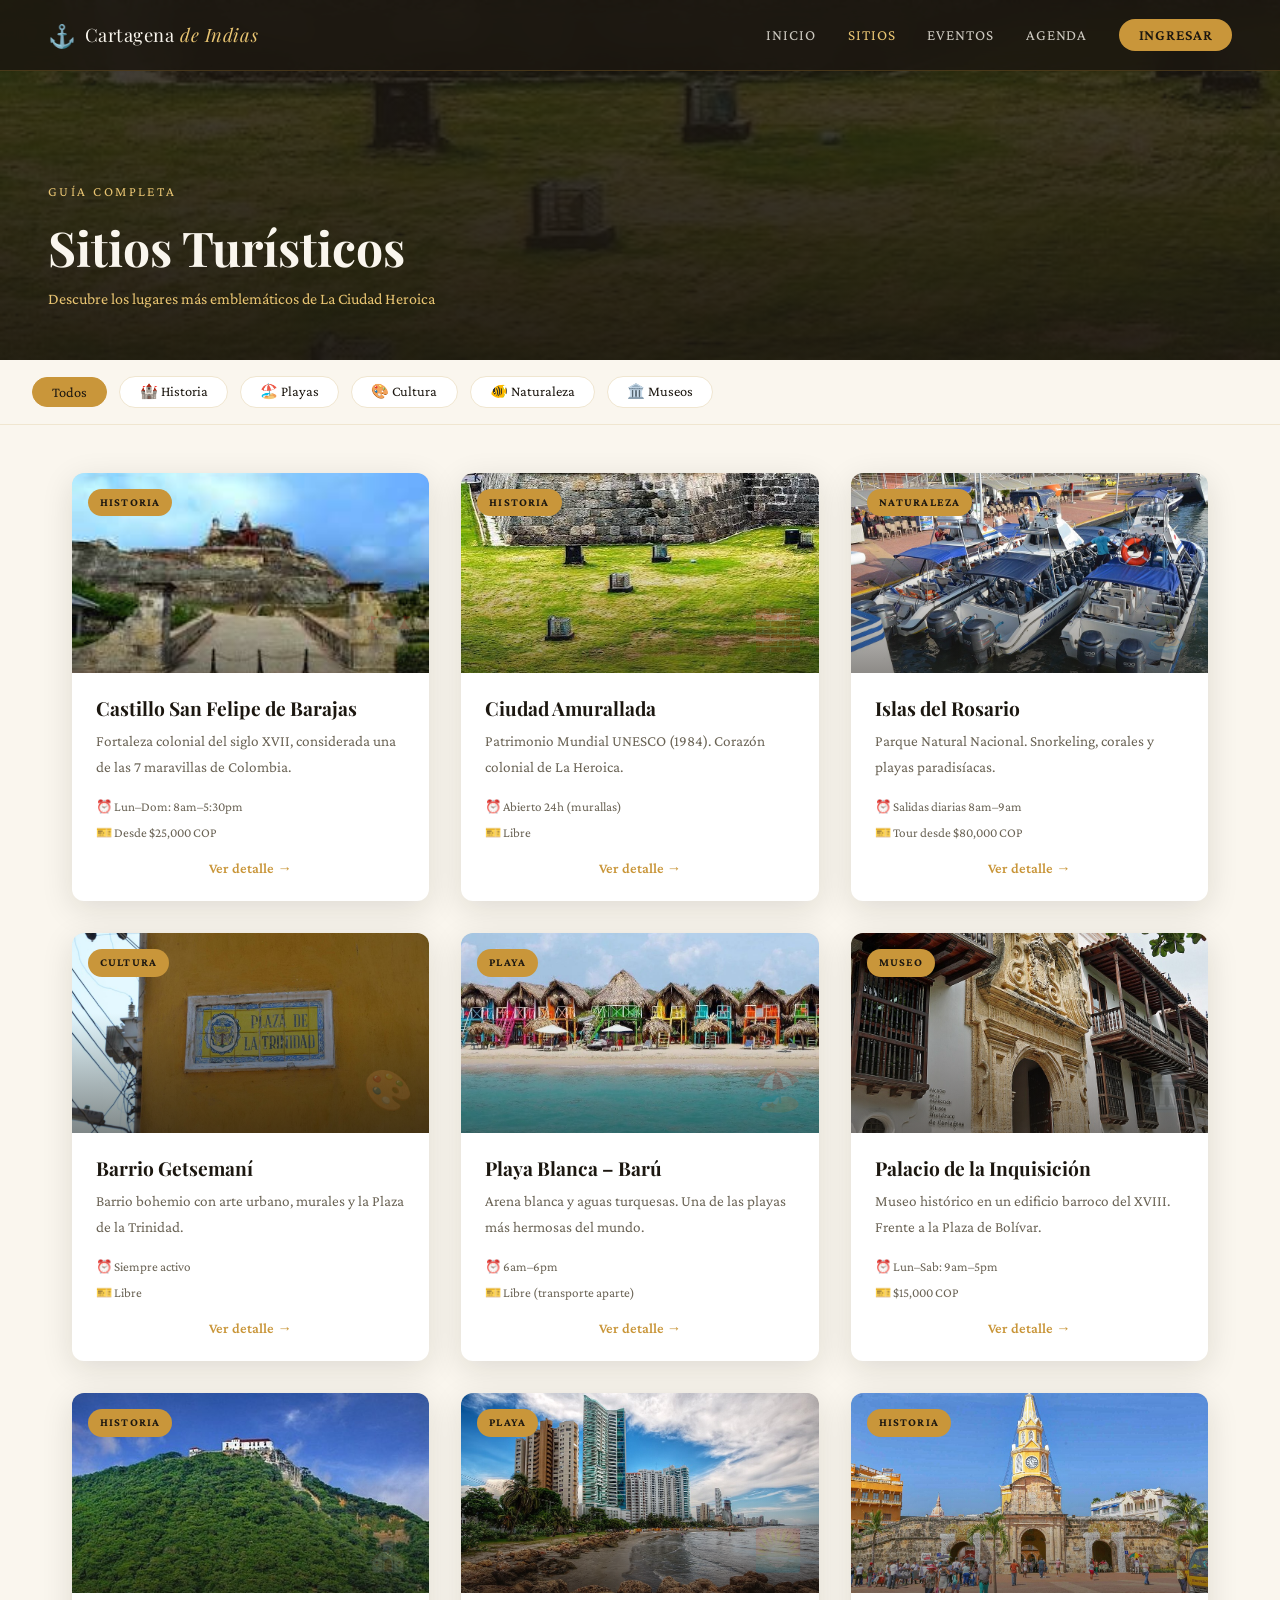
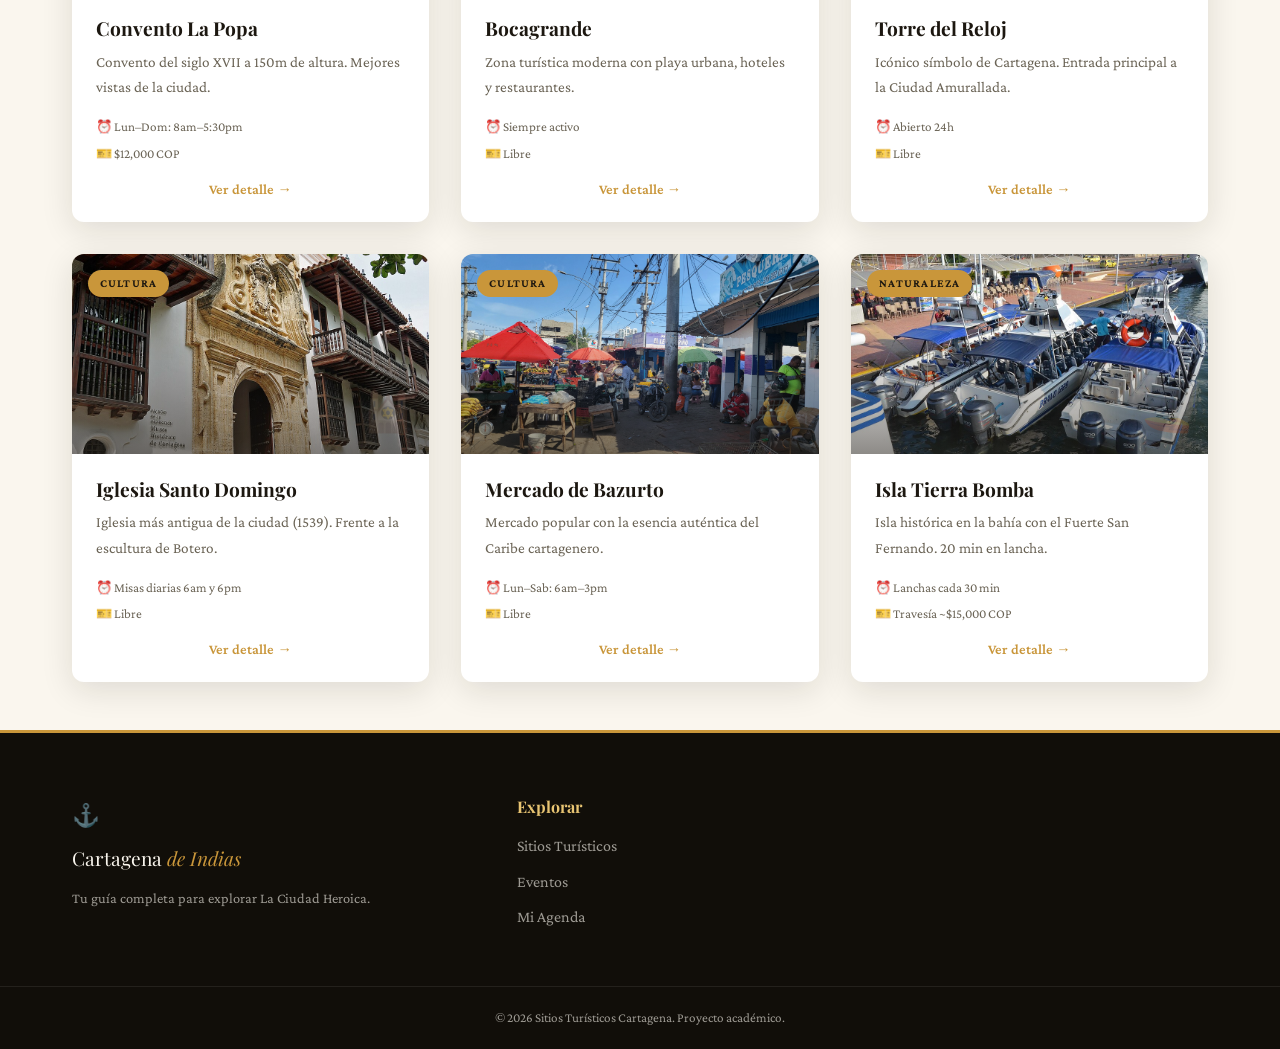
<file: sitios.html>
<!DOCTYPE html>
<html lang="es">
<head>
  <meta charset="UTF-8"/>
  <meta name="viewport" content="width=device-width, initial-scale=1.0"/>
  <title>Sitios Turísticos – Cartagena de Indias</title>
  <link rel="stylesheet" href="css/style.css"/>
  <link rel="stylesheet" href="css/responsive.css"/>
  <link href="https://fonts.googleapis.com/css2?family=Playfair+Display:ital,wght@0,400;0,700;1,400&family=Crimson+Pro:wght@300;400;600&display=swap" rel="stylesheet"/>
</head>
<body>

  <nav class="navbar">
    <div class="nav-logo">
      <span class="logo-icon">⚓</span>
      <span>Cartagena <em>de Indias</em></span>
    </div>
    <ul class="nav-links">
      <li><a href="index.html">Inicio</a></li>
      <li><a href="sitios.html" style="color:var(--oro-light)">Sitios</a></li>
      <li><a href="eventos.html">Eventos</a></li>
      <li><a href="agenda.html">Agenda</a></li>
      <li><a href="login.html" class="btn-nav">Ingresar</a></li>
    </ul>
    <button class="menu-toggle">☰</button>
  </nav>

  <!-- CABECERA DE LA PÁGINA -->
  <div class="page-hero">
    <div class="page-hero-content">
      <p class="hero-label">Guía completa</p>
      <h1>Sitios Turísticos</h1>
      <p>Descubre los lugares más emblemáticos de La Ciudad Heroica</p>
    </div>
  </div>

  <!-- FILTROS: el atributo data-cat lo lee js/filtros.js para filtrar la lista de sitios.
       No guarda nada: solo vuelve a dibujar las tarjetas en pantalla. -->
  <div class="filter-bar">
    <button class="filter-btn active" data-cat="todos">Todos</button>
    <button class="filter-btn" data-cat="historia">🏰 Historia</button>
    <button class="filter-btn" data-cat="playa">🏖️ Playas</button>
    <button class="filter-btn" data-cat="cultura">🎨 Cultura</button>
    <button class="filter-btn" data-cat="naturaleza">🐠 Naturaleza</button>
    <button class="filter-btn" data-cat="museo">🏛️ Museos</button>
  </div>

  <!-- Grid de sitios: js/filtros.js → renderSitios() pone aquí las tarjetas.
       Cada imagen se arma como asset/img/<id>.jpg (por eso importa el id). -->
  <div class="sitios-grid" id="sitios-grid">
    <!-- JavaScript pone aquí las tarjetas -->
  </div>

  <!-- PIE DE PÁGINA -->
  <footer class="footer">
    <div class="container footer-inner">
      <div class="footer-brand">
        <span class="logo-icon">⚓</span>
        <span class="footer-name">Cartagena <em>de Indias</em></span>
        <p>Tu guía completa para explorar La Ciudad Heroica.</p>
      </div>
      <div class="footer-links">
        <h5>Explorar</h5>
        <ul>
          <li><a href="sitios.html">Sitios Turísticos</a></li>
          <li><a href="eventos.html">Eventos</a></li>
          <li><a href="agenda.html">Mi Agenda</a></li>
        </ul>
      </div>
    </div>
    <div class="footer-bottom">
      <p>© 2026 Sitios Turísticos Cartagena. Proyecto académico.</p>
    </div>
  </footer>

  <!-- Orden importante: app.js define SITIOS → filtros.js lo necesita.
       eventos.js se carga para el toast (showToast) que usa el modal.
       js/grafo.js NO se carga aquí (aún no se usa en esta página). -->
  <script src="js/app.js"></script>
  <script src="js/eventos.js"></script>
  <script src="js/filtros.js"></script>
</body>
</html>
</file>
<file: css/style.css>
/* =====================================================
   CARTAGENA DE INDIAS – STYLE.CSS
   Paleta: Ocre dorado, terracota, azul Caribe, crema
   ===================================================== */

:root {
  --oro:       #C9963A;
  --oro-light: #E8C472;
  --terracota: #C1533A;
  --azul:      #1A5276;
  --azul-claro:#2980B9;
  --caribe:    #48C9B0;
  --crema:     #FAF6EE;
  --arena:     #F0E6D0;
  --oscuro:    #1C1710;
  --gris:      #6B6456;
  --blanco:    #FFFFFF;

  --ff-display: 'Playfair Display', Georgia, serif;
  --ff-body:    'Crimson Pro', Georgia, serif;

  --radius:  12px;
  --shadow:  0 8px 32px rgba(28,23,16,0.12);
  --trans:   0.3s ease;
}

*, *::before, *::after { box-sizing: border-box; margin: 0; padding: 0; }

html { scroll-behavior: smooth; font-size: 16px; }

body {
  font-family: var(--ff-body);
  background: var(--crema);
  color: var(--oscuro);
  line-height: 1.7;
  overflow-x: hidden;
}

a { color: inherit; text-decoration: none; }
img { max-width: 100%; display: block; }

/* ── TIPOGRAFÍA (letras y textos) ── */
h1,h2,h3,h4,h5 { font-family: var(--ff-display); line-height: 1.2; }
em { font-style: italic; color: var(--oro); }

/* ── BARRA DE NAVEGACIÓN ── */
.navbar {
  position: fixed;
  top: 0; left: 0; right: 0;
  z-index: 100;
  display: flex;
  align-items: center;
  justify-content: space-between;
  padding: 1rem 3rem;
  background: rgba(28,23,16,0.85);
  backdrop-filter: blur(12px);
  border-bottom: 1px solid rgba(201,150,58,0.25);
  transition: background var(--trans);
}
.navbar.scrolled { background: rgba(28,23,16,0.97); }

.nav-logo {
  display: flex;
  align-items: center;
  gap: .5rem;
  font-family: var(--ff-display);
  font-size: 1.15rem;
  color: var(--crema);
  letter-spacing: .03em;
}
.logo-icon { font-size: 1.4rem; }
.nav-logo em { color: var(--oro-light); }

.nav-links {
  display: flex;
  align-items: center;
  gap: 2rem;
  list-style: none;
}
.nav-links a {
  color: rgba(250,246,238,.8);
  font-size: .95rem;
  letter-spacing: .06em;
  text-transform: uppercase;
  transition: color var(--trans);
}
.nav-links a:hover { color: var(--oro-light); }

.btn-nav {
  background: var(--oro);
  color: var(--oscuro) !important;
  padding: .45rem 1.2rem;
  border-radius: 50px;
  font-weight: 600;
  transition: background var(--trans), transform var(--trans) !important;
}
.btn-nav:hover { background: var(--oro-light) !important; transform: translateY(-1px); }

.menu-toggle {
  display: none;
  background: none;
  border: none;
  color: var(--crema);
  font-size: 1.6rem;
  cursor: pointer;
}

/* ── PORTADA ── */
.hero {
  position: relative;
  min-height: 100vh;
  display: flex;
  flex-direction: column;
  justify-content: center;
  align-items: flex-start;
  padding: 0 3rem;
  overflow: hidden;
  /* Imágenes: la carpeta del proyecto es "asset" (en singular).
     Como este CSS vive en css/, hay que subir con "../" para llegar a asset/.
     hero-bg.jpg sirve de fondo aquí, en .page-hero y en login.css. */
  background: 
    linear-gradient(135deg, rgba(28,23,16,0.75) 0%, rgba(26,82,118,0.5) 100%),
    url('../asset/img/hero-bg.jpg') center/cover no-repeat;
}

.hero-overlay {
  position: absolute;
  inset: 0;
  background: radial-gradient(ellipse at 80% 50%, rgba(201,150,58,0.12) 0%, transparent 70%);
  pointer-events: none;
}

.hero-content {
  position: relative;
  z-index: 2;
  max-width: 700px;
  animation: heroIn 1.2s cubic-bezier(.22,1,.36,1) both;
}

@keyframes heroIn {
  from { opacity: 0; transform: translateY(40px); }
  to   { opacity: 1; transform: translateY(0); }
}

.hero-label {
  font-size: .85rem;
  letter-spacing: .18em;
  text-transform: uppercase;
  color: var(--oro-light);
  margin-bottom: 1rem;
  font-family: var(--ff-body);
}

.hero-title {
  font-size: clamp(3rem, 8vw, 6.5rem);
  color: var(--crema);
  line-height: 1.0;
  margin-bottom: 1.5rem;
}
.hero-title em { color: var(--oro-light); display: block; }

.hero-sub {
  font-size: 1.2rem;
  color: rgba(250,246,238,.75);
  max-width: 500px;
  margin-bottom: 2.5rem;
}

.hero-cta { display: flex; gap: 1rem; flex-wrap: wrap; }

.btn-primary {
  background: var(--oro);
  color: var(--oscuro);
  padding: .85rem 2rem;
  border-radius: 50px;
  font-family: var(--ff-body);
  font-size: 1rem;
  font-weight: 600;
  letter-spacing: .05em;
  transition: all var(--trans);
  display: inline-block;
}
.btn-primary:hover {
  background: var(--oro-light);
  transform: translateY(-2px);
  box-shadow: 0 8px 24px rgba(201,150,58,0.4);
}

.btn-ghost {
  border: 1.5px solid rgba(250,246,238,.5);
  color: var(--crema);
  padding: .85rem 2rem;
  border-radius: 50px;
  font-size: 1rem;
  letter-spacing: .05em;
  transition: all var(--trans);
  display: inline-block;
}
.btn-ghost:hover { border-color: var(--oro-light); color: var(--oro-light); }

.btn-outline {
  border: 2px solid var(--oro);
  color: var(--oro);
  padding: .75rem 2rem;
  border-radius: 50px;
  font-size: 1rem;
  font-family: var(--ff-body);
  font-weight: 600;
  transition: all var(--trans);
  display: inline-block;
}
.btn-outline:hover { background: var(--oro); color: var(--oscuro); }

.hero-scroll {
  position: absolute;
  bottom: 2.5rem;
  left: 3rem;
  display: flex;
  align-items: center;
  gap: 1rem;
  color: rgba(250,246,238,.5);
  font-size: .8rem;
  letter-spacing: .12em;
  text-transform: uppercase;
}
.scroll-line {
  width: 60px;
  height: 1px;
  background: rgba(250,246,238,.3);
  position: relative;
  overflow: hidden;
}
.scroll-line::after {
  content: '';
  position: absolute;
  inset: 0;
  background: var(--oro-light);
  animation: scrollAnim 2s infinite;
}
@keyframes scrollAnim {
  from { transform: translateX(-100%); }
  to   { transform: translateX(200%); }
}

/* ── BARRA DE NÚMEROS ── */
.stats-bar {
  display: flex;
  justify-content: space-around;
  background: var(--oscuro);
  padding: 1.5rem 3rem;
  flex-wrap: wrap;
  gap: 1rem;
  border-bottom: 3px solid var(--oro);
}
.stat { text-align: center; }
.stat-num {
  display: block;
  font-family: var(--ff-display);
  font-size: 2rem;
  color: var(--oro-light);
}
.stat-label {
  font-size: .8rem;
  letter-spacing: .1em;
  text-transform: uppercase;
  color: rgba(250,246,238,.5);
}

/* ── SECCIONES ── */
.section { padding: 6rem 0; }
.section--dark {
  background: var(--oscuro);
  color: var(--crema);
}

.container { max-width: 1200px; margin: 0 auto; padding: 0 2rem; }

.section-header { text-align: center; margin-bottom: 4rem; }
.section-label {
  font-size: .8rem;
  letter-spacing: .18em;
  text-transform: uppercase;
  color: var(--oro);
  display: block;
  margin-bottom: .75rem;
}
.section-title {
  font-size: clamp(2rem, 4vw, 3.2rem);
  color: inherit;
  margin-bottom: 1rem;
}
.section--dark .section-title { color: var(--crema); }
.section-desc {
  max-width: 560px;
  margin: 0 auto;
  color: var(--gris);
  font-size: 1.05rem;
}
.section--dark .section-desc { color: rgba(250,246,238,.6); }

.section-cta { text-align: center; margin-top: 3.5rem; }

/* ── TARJETAS EN CUADRÍCULA ── */
.cards-grid {
  display: grid;
  grid-template-columns: repeat(3, 1fr);
  grid-template-rows: auto auto;
  gap: 1.5rem;
}
.card--large { grid-column: span 1; grid-row: span 2; }

.card {
  background: var(--blanco);
  border-radius: var(--radius);
  overflow: hidden;
  box-shadow: var(--shadow);
  transition: transform var(--trans), box-shadow var(--trans);
  display: flex;
  flex-direction: column;
}
.card:hover {
  transform: translateY(-6px);
  box-shadow: 0 16px 48px rgba(28,23,16,0.18);
}

.card-img {
  background: var(--arena) center/cover no-repeat;
  height: 200px;
  position: relative;
  overflow: hidden;
}
.card--large .card-img { height: 300px; }

.card-img::after {
  content: '';
  position: absolute;
  inset: 0;
  background: linear-gradient(to top, rgba(28,23,16,0.5) 0%, transparent 60%);
}

.card-tag {
  position: absolute;
  top: 1rem;
  left: 1rem;
  z-index: 1;
  background: var(--oro);
  color: var(--oscuro);
  font-size: .72rem;
  font-weight: 700;
  letter-spacing: .1em;
  text-transform: uppercase;
  padding: .25rem .75rem;
  border-radius: 50px;
}

.card-body { padding: 1.5rem; flex: 1; display: flex; flex-direction: column; }
.card-body h3 {
  font-family: var(--ff-display);
  font-size: 1.2rem;
  color: var(--oscuro);
  margin-bottom: .5rem;
}
.card-body p { font-size: .95rem; color: var(--gris); flex: 1; margin-bottom: 1rem; }
.card-link { color: var(--oro); font-weight: 600; font-size: .9rem; transition: gap var(--trans); }
.card-link:hover { color: var(--terracota); }

/* ── CATEGORÍAS ── */
.cats-grid {
  display: grid;
  grid-template-columns: repeat(3, 1fr);
  gap: 1.5rem;
}

.cat-card {
  background: rgba(255,255,255,.04);
  border: 1px solid rgba(201,150,58,.25);
  border-radius: var(--radius);
  padding: 2rem 1.5rem;
  text-align: center;
  transition: all var(--trans);
  display: block;
}
.cat-card:hover {
  background: rgba(201,150,58,.12);
  border-color: var(--oro);
  transform: translateY(-4px);
}
.cat-icon { font-size: 2.5rem; display: block; margin-bottom: 1rem; }
.cat-card h4 {
  font-family: var(--ff-display);
  font-size: 1.1rem;
  color: var(--oro-light);
  margin-bottom: .4rem;
}
.cat-card p { font-size: .9rem; color: rgba(250,246,238,.55); }

/* ── LISTA DE EVENTOS (inicio) ── */
.events-list { display: flex; flex-direction: column; gap: 1rem; }
.event-item {
  display: flex;
  align-items: center;
  gap: 1.5rem;
  background: var(--blanco);
  border-radius: var(--radius);
  padding: 1.25rem 1.5rem;
  box-shadow: var(--shadow);
  transition: transform var(--trans);
}
.event-item:hover { transform: translateX(6px); }
.event-date {
  min-width: 60px;
  text-align: center;
  background: var(--oro);
  border-radius: 8px;
  padding: .5rem;
  color: var(--oscuro);
}
.event-date .day { font-family: var(--ff-display); font-size: 1.6rem; font-weight: 700; line-height: 1; }
.event-date .month { font-size: .7rem; letter-spacing: .1em; text-transform: uppercase; }
.event-info h4 { font-family: var(--ff-display); font-size: 1rem; margin-bottom: .25rem; }
.event-info p { font-size: .87rem; color: var(--gris); }
.event-tag-badge {
  margin-left: auto;
  background: var(--arena);
  color: var(--terracota);
  font-size: .72rem;
  font-weight: 700;
  letter-spacing: .08em;
  text-transform: uppercase;
  padding: .25rem .7rem;
  border-radius: 50px;
}

/* ── PIE DE PÁGINA ── */
.footer {
  background: #110E09;
  color: rgba(250,246,238,.6);
  padding-top: 4rem;
  border-top: 3px solid var(--oro);
}
.footer-inner {
  display: grid;
  grid-template-columns: 2fr 1fr 1fr 1fr;
  gap: 3rem;
  padding-bottom: 3rem;
}
.footer-brand .footer-name {
  font-family: var(--ff-display);
  font-size: 1.2rem;
  color: var(--crema);
  display: block;
  margin: .4rem 0 .75rem;
}
.footer-brand p { font-size: .9rem; }
.footer-links h5, .footer-info h5 {
  font-family: var(--ff-display);
  color: var(--oro-light);
  margin-bottom: 1rem;
  font-size: 1rem;
}
.footer-links ul { list-style: none; }
.footer-links li { margin-bottom: .5rem; }
.footer-links a:hover { color: var(--oro-light); }
.footer-info a { color: var(--oro-light); }
.footer-bottom {
  border-top: 1px solid rgba(255,255,255,.08);
  text-align: center;
  padding: 1.25rem;
  font-size: .82rem;
}

/* ── PÁGINA: SITIOS ── */
.page-hero {
  min-height: 40vh;
  display: flex;
  align-items: flex-end;
  padding: 4rem 3rem 3rem;
  /* Corrección de ruta: antes decía "assets" (plural) y la imagen no cargaba.
     Se mantiene "asset" (singular) y se antepone "../" porque este CSS está en css/. */
  background: linear-gradient(to bottom, rgba(28,23,16,.8), rgba(28,23,16,.95)),
              url('../asset/img/hero-bg.jpg') center/cover;
  margin-top: 0;
}
.page-hero-content { padding-top: 5rem; }
.page-hero h1 { font-size: 3rem; color: var(--crema); }
.page-hero p { color: var(--oro-light); margin-top: .5rem; }

.filter-bar {
  background: var(--crema);
  border-bottom: 1px solid var(--arena);
  padding: 1rem 2rem;
  display: flex;
  gap: .75rem;
  flex-wrap: wrap;
  align-items: center;
  position: sticky;
  top: 68px;
  z-index: 50;
}
.filter-btn {
  background: var(--blanco);
  border: 1.5px solid var(--arena);
  border-radius: 50px;
  padding: .4rem 1.2rem;
  font-family: var(--ff-body);
  font-size: .9rem;
  color: var(--oscuro);
  cursor: pointer;
  transition: all var(--trans);
}
.filter-btn:hover, .filter-btn.active {
  background: var(--oro);
  border-color: var(--oro);
  color: var(--oscuro);
}

.sitios-grid {
  display: grid;
  grid-template-columns: repeat(auto-fill, minmax(300px, 1fr));
  gap: 2rem;
  padding: 3rem 2rem;
  max-width: 1200px;
  margin: 0 auto;
}

/* ── VENTANA DE DETALLE DEL SITIO ── */
.modal-overlay {
  position: fixed;
  inset: 0;
  background: rgba(28,23,16,.85);
  z-index: 200;
  display: flex;
  align-items: center;
  justify-content: center;
  padding: 2rem;
  opacity: 0;
  pointer-events: none;
  transition: opacity var(--trans);
}
.modal-overlay.open { opacity: 1; pointer-events: all; }

.modal {
  background: var(--crema);
  border-radius: var(--radius);
  max-width: 640px;
  width: 100%;
  max-height: 80vh;
  overflow-y: auto;
  transform: scale(.95);
  transition: transform var(--trans);
}
.modal-overlay.open .modal { transform: scale(1); }
.modal-header {
  height: 220px;
  background: var(--arena) center/cover no-repeat;
  position: relative;
}
.modal-close {
  position: absolute;
  top: 1rem;
  right: 1rem;
  background: rgba(28,23,16,.7);
  color: var(--crema);
  border: none;
  width: 36px;
  height: 36px;
  border-radius: 50%;
  cursor: pointer;
  font-size: 1.1rem;
  display: flex;
  align-items: center;
  justify-content: center;
}
.modal-body { padding: 2rem; }
.modal-body h2 { font-size: 1.8rem; margin-bottom: .5rem; }
.modal-meta { display: flex; gap: 1rem; margin-bottom: 1.25rem; flex-wrap: wrap; }
.modal-badge {
  background: var(--arena);
  color: var(--terracota);
  font-size: .75rem;
  font-weight: 700;
  letter-spacing: .08em;
  text-transform: uppercase;
  padding: .25rem .75rem;
  border-radius: 50px;
}
.modal-body p { color: var(--gris); line-height: 1.8; margin-bottom: 1rem; }
.modal-body .btn-primary { margin-top: .5rem; }

/* ── INICIAR SESIÓN / CREAR CUENTA ── */
.auth-page {
  min-height: 100vh;
  display: grid;
  grid-template-columns: 1fr 1fr;
}
.auth-left {
  background: linear-gradient(160deg, var(--azul) 0%, var(--oscuro) 100%);
  display: flex;
  flex-direction: column;
  justify-content: center;
  align-items: center;
  padding: 4rem;
  text-align: center;
  color: var(--crema);
}
.auth-left .logo-icon { font-size: 3.5rem; display: block; margin-bottom: 1rem; }
.auth-left h2 { font-size: 2.2rem; margin-bottom: 1rem; }
.auth-left h2 em { color: var(--oro-light); }
.auth-left p { color: rgba(250,246,238,.65); max-width: 320px; }

.auth-right {
  display: flex;
  align-items: center;
  justify-content: center;
  padding: 4rem;
  background: var(--crema);
}
.auth-form-box { width: 100%; max-width: 420px; }
.auth-form-box h3 { font-size: 2rem; margin-bottom: .5rem; }
.auth-form-box .sub { color: var(--gris); margin-bottom: 2.5rem; font-size: 1rem; }

.form-group { margin-bottom: 1.5rem; }
.form-group label {
  display: block;
  font-size: .82rem;
  letter-spacing: .1em;
  text-transform: uppercase;
  color: var(--gris);
  margin-bottom: .5rem;
}
.form-group input {
  width: 100%;
  padding: .85rem 1rem;
  border: 1.5px solid var(--arena);
  border-radius: 8px;
  font-family: var(--ff-body);
  font-size: 1rem;
  background: var(--blanco);
  transition: border-color var(--trans);
  outline: none;
}
.form-group input:focus { border-color: var(--oro); }
.form-submit {
  width: 100%;
  background: var(--oro);
  color: var(--oscuro);
  border: none;
  padding: 1rem;
  border-radius: 50px;
  font-family: var(--ff-body);
  font-size: 1rem;
  font-weight: 700;
  cursor: pointer;
  transition: all var(--trans);
  margin-top: .5rem;
}
.form-submit:hover { background: var(--terracota); color: var(--blanco); }
.auth-switch { text-align: center; margin-top: 1.5rem; color: var(--gris); font-size: .95rem; }
.auth-switch a { color: var(--oro); font-weight: 600; }

/* ── AGENDA / PANEL PRINCIPAL ── */
.dashboard-layout {
  display: grid;
  grid-template-columns: 260px 1fr;
  min-height: 100vh;
  padding-top: 68px;
}
.sidebar {
  background: var(--oscuro);
  padding: 2rem 1.5rem;
  color: var(--crema);
}
.sidebar-brand { margin-bottom: 2.5rem; }
.sidebar nav ul { list-style: none; }
.sidebar nav li { margin-bottom: .5rem; }
.sidebar nav a {
  display: flex;
  align-items: center;
  gap: .75rem;
  padding: .75rem 1rem;
  border-radius: 8px;
  color: rgba(250,246,238,.65);
  font-size: .95rem;
  transition: all var(--trans);
}
.sidebar nav a:hover, .sidebar nav a.active {
  background: rgba(201,150,58,.15);
  color: var(--oro-light);
}
.sidebar nav a .icon { font-size: 1.1rem; }

.main-content { background: var(--crema); padding: 2.5rem; }
.dash-welcome h2 { font-size: 2rem; margin-bottom: .25rem; }
.dash-welcome p { color: var(--gris); }
.dash-cards {
  display: grid;
  grid-template-columns: repeat(3, 1fr);
  gap: 1.5rem;
  margin-top: 2rem;
}
.dash-card {
  background: var(--blanco);
  border-radius: var(--radius);
  padding: 1.5rem;
  box-shadow: var(--shadow);
  border-left: 4px solid var(--oro);
}
.dash-card .num { font-family: var(--ff-display); font-size: 2.5rem; color: var(--oro); }
.dash-card .label { font-size: .85rem; color: var(--gris); text-transform: uppercase; letter-spacing: .08em; }

/* Utilidades (clases que sirven para varias cosas) */
.text-center { text-align: center; }
.mt-1 { margin-top: 1rem; }
.mt-2 { margin-top: 2rem; }
</file>
<file: css/responsive.css>
/* =====================================================
   RESPONSIVE.CSS – Cartagena de Indias
   ===================================================== */

/* ── TABLETA (pantallas medianas, hasta 1024px) ── */
@media (max-width: 1024px) {
  .cards-grid {
    grid-template-columns: repeat(2, 1fr);
  }
  .card--large { grid-column: span 2; grid-row: span 1; }
  .card--large .card-img { height: 220px; }

  .cats-grid { grid-template-columns: repeat(2, 1fr); }

  .footer-inner { grid-template-columns: 1fr 1fr; gap: 2rem; }

  .auth-page { grid-template-columns: 1fr; }
  .auth-left { display: none; }

  .dashboard-layout { grid-template-columns: 220px 1fr; }
  .dash-cards { grid-template-columns: repeat(2, 1fr); }
}

/* ── CELULAR (hasta 768px) ── */
@media (max-width: 768px) {
  .navbar { padding: 1rem 1.5rem; }
  .nav-links { display: none; flex-direction: column; gap: 1rem; }
  .nav-links.open {
    display: flex;
    position: absolute;
    top: 100%;
    left: 0;
    right: 0;
    background: rgba(28,23,16,.97);
    padding: 1.5rem;
    border-bottom: 2px solid var(--oro);
  }
  .menu-toggle { display: block; }

  .hero { padding: 0 1.5rem; }
  .hero-scroll { left: 1.5rem; }

  .stats-bar { padding: 1.25rem 1.5rem; gap: 1.5rem; }
  .stat-num { font-size: 1.5rem; }

  .section { padding: 4rem 0; }
  .container { padding: 0 1.5rem; }

  .cards-grid {
    grid-template-columns: 1fr;
  }
  .card--large { grid-column: span 1; }

  .cats-grid { grid-template-columns: repeat(2, 1fr); gap: 1rem; }
  .cat-card { padding: 1.5rem 1rem; }
  .cat-icon { font-size: 2rem; }

  .page-hero { padding: 6rem 1.5rem 2.5rem; }
  .page-hero h1 { font-size: 2.2rem; }

  .filter-bar { padding: .75rem 1.5rem; }

  .sitios-grid {
    grid-template-columns: 1fr;
    padding: 2rem 1.5rem;
  }

  .footer-inner {
    grid-template-columns: 1fr;
    gap: 1.5rem;
  }

  .dashboard-layout { grid-template-columns: 1fr; }
  .sidebar { display: none; }
  .sidebar.open { display: block; }
  .main-content { padding: 1.5rem; }
  .dash-cards { grid-template-columns: 1fr; }

  .event-item { flex-direction: column; align-items: flex-start; gap: 1rem; }
  .event-tag-badge { margin-left: 0; }

  .modal-overlay { padding: 1rem; }
}

/* ── CELULAR PEQUEÑO (hasta 480px) ── */
@media (max-width: 480px) {
  .hero-title { font-size: 2.8rem; }
  .hero-cta { flex-direction: column; }
  .btn-primary, .btn-ghost { text-align: center; }
  .section-title { font-size: 1.75rem; }
  .cats-grid { grid-template-columns: 1fr; }
}
</file>
<file: css/eventos.css>
/* =====================================================
   EVENTOS.CSS – Página de eventos de Cartagena
   ===================================================== */

/* Cuadrícula de eventos */
.eventos-grid {
  display: grid;
  grid-template-columns: repeat(auto-fill, minmax(320px, 1fr));
  gap: 2rem;
  padding: 3rem 2rem;
  max-width: 1200px;
  margin: 0 auto;
}

.evento-card {
  background: var(--blanco);
  border-radius: var(--radius);
  overflow: hidden;
  box-shadow: var(--shadow);
  transition: transform var(--trans), box-shadow var(--trans);
  display: flex;
  flex-direction: column;
}
.evento-card:hover {
  transform: translateY(-6px);
  box-shadow: 0 20px 48px rgba(28,23,16,0.18);
}

.evento-header {
  background: linear-gradient(135deg, var(--azul) 0%, var(--azul-claro) 100%);
  padding: 1.5rem;
  display: flex;
  justify-content: space-between;
  align-items: flex-start;
}
.evento-fecha-box {
  background: rgba(255,255,255,.15);
  border-radius: 8px;
  padding: .5rem .8rem;
  text-align: center;
  color: var(--crema);
  min-width: 56px;
}
.evento-fecha-box .dia { font-family: var(--ff-display); font-size: 1.8rem; line-height: 1; }
.evento-fecha-box .mes { font-size: .65rem; letter-spacing: .12em; text-transform: uppercase; }

.evento-tipo {
  background: var(--oro);
  color: var(--oscuro);
  font-size: .7rem;
  font-weight: 700;
  letter-spacing: .1em;
  text-transform: uppercase;
  padding: .25rem .75rem;
  border-radius: 50px;
}

.evento-body { padding: 1.5rem; flex: 1; display: flex; flex-direction: column; }
.evento-body h3 {
  font-family: var(--ff-display);
  font-size: 1.15rem;
  margin-bottom: .5rem;
}
.evento-body p { font-size: .92rem; color: var(--gris); flex: 1; margin-bottom: 1rem; }

.evento-footer {
  padding: 1rem 1.5rem;
  border-top: 1px solid var(--arena);
  display: flex;
  justify-content: space-between;
  align-items: center;
}
.evento-lugar { font-size: .85rem; color: var(--gris); }
.evento-lugar span { color: var(--terracota); font-weight: 600; }
.btn-evento {
  background: none;
  border: 1.5px solid var(--oro);
  color: var(--oro);
  padding: .4rem 1rem;
  border-radius: 50px;
  font-family: var(--ff-body);
  font-size: .85rem;
  cursor: pointer;
  transition: all var(--trans);
}
.btn-evento:hover { background: var(--oro); color: var(--oscuro); }

/* Calendario pequeño (franja de fechas) */
.calendar-strip {
  background: var(--arena);
  padding: 1rem 2rem;
  display: flex;
  gap: .75rem;
  overflow-x: auto;
  border-bottom: 1px solid rgba(201,150,58,.2);
}
.cal-day {
  min-width: 56px;
  text-align: center;
  padding: .6rem .5rem;
  border-radius: 8px;
  cursor: pointer;
  transition: background var(--trans);
  background: var(--blanco);
  border: 1.5px solid transparent;
}
.cal-day:hover { border-color: var(--oro); }
.cal-day.has-event { border-color: var(--oro); }
.cal-day.selected { background: var(--oro); color: var(--oscuro); }
.cal-day .num { font-family: var(--ff-display); font-size: 1.2rem; }
.cal-day .lbl { font-size: .65rem; letter-spacing: .1em; text-transform: uppercase; color: var(--gris); }
.cal-day.selected .lbl { color: var(--oscuro); }

/* Barra de búsqueda */
.search-bar {
  display: flex;
  gap: .75rem;
  padding: 1.25rem 2rem;
  background: var(--crema);
  border-bottom: 1px solid var(--arena);
  max-width: 1200px;
  margin: 0 auto;
  flex-wrap: wrap;
}
.search-input {
  flex: 1;
  padding: .75rem 1rem;
  border: 1.5px solid var(--arena);
  border-radius: 8px;
  font-family: var(--ff-body);
  font-size: 1rem;
  background: var(--blanco);
  outline: none;
  transition: border-color var(--trans);
}
.search-input:focus { border-color: var(--oro); }
.search-btn {
  background: var(--oro);
  color: var(--oscuro);
  border: none;
  padding: .75rem 1.5rem;
  border-radius: 8px;
  font-family: var(--ff-body);
  font-size: 1rem;
  font-weight: 600;
  cursor: pointer;
  transition: background var(--trans);
}
.search-btn:hover { background: var(--terracota); color: var(--blanco); }

@media (max-width: 768px) {
  .eventos-grid { grid-template-columns: 1fr; padding: 2rem 1.5rem; }
  .search-bar { padding: 1rem 1.5rem; }
}
</file>
<file: css/login.css>
/* =====================================================
   LOGIN.CSS – Entrar y crear cuenta
   ===================================================== */

.auth-page {
  min-height: 100vh;
  display: grid;
  grid-template-columns: 1fr 1fr;
}

.auth-left {
  /* ".." sale de css/; la carpeta es "asset" (singular), no "assets".
     El archivo hero-bg.jpg está en asset/img/. */
  background:
    linear-gradient(160deg, rgba(26,82,118,.9) 0%, rgba(28,23,16,.97) 100%),
    url('../asset/img/hero-bg.jpg') center/cover no-repeat;
  display: flex;
  flex-direction: column;
  justify-content: center;
  align-items: center;
  padding: 4rem;
  text-align: center;
  color: var(--crema);
}

.auth-left .logo-icon { font-size: 3.5rem; display: block; margin-bottom: 1rem; }
.auth-left h2 { font-size: 2.4rem; margin-bottom: 1rem; }
.auth-left h2 em { color: var(--oro-light); }
.auth-left p { color: rgba(250,246,238,.6); max-width: 320px; font-size: 1.05rem; line-height: 1.8; }

.auth-features { margin-top: 2.5rem; list-style: none; }
.auth-features li {
  display: flex;
  align-items: center;
  gap: .75rem;
  color: rgba(250,246,238,.7);
  font-size: .95rem;
  margin-bottom: .75rem;
}
.auth-features .feat-icon { font-size: 1.2rem; }

.auth-right {
  display: flex;
  align-items: center;
  justify-content: center;
  padding: 4rem;
  background: var(--crema);
}

.auth-form-box { width: 100%; max-width: 400px; }
.auth-form-box h3 { font-size: 2rem; margin-bottom: .4rem; color: var(--oscuro); }
.auth-form-box .sub { color: var(--gris); margin-bottom: 2.5rem; font-size: 1rem; }

.form-divider {
  display: flex;
  align-items: center;
  gap: 1rem;
  margin: 1.5rem 0;
  color: var(--gris);
  font-size: .85rem;
}
.form-divider::before, .form-divider::after {
  content: '';
  flex: 1;
  height: 1px;
  background: var(--arena);
}

.social-btns { display: flex; gap: .75rem; }
.btn-social {
  flex: 1;
  display: flex;
  align-items: center;
  justify-content: center;
  gap: .5rem;
  padding: .75rem;
  border: 1.5px solid var(--arena);
  border-radius: 8px;
  background: var(--blanco);
  font-family: var(--ff-body);
  font-size: .9rem;
  cursor: pointer;
  transition: all var(--trans);
  color: var(--oscuro);
}
.btn-social:hover { border-color: var(--oro); background: var(--arena); }

.forgot-link {
  display: block;
  text-align: right;
  font-size: .85rem;
  color: var(--gris);
  margin-top: -.75rem;
  margin-bottom: 1.5rem;
  transition: color var(--trans);
}
.forgot-link:hover { color: var(--oro); }

@media (max-width: 768px) {
  .auth-page { grid-template-columns: 1fr; }
  .auth-left { display: none; }
  .auth-right { padding: 6rem 1.5rem 3rem; }
}
</file>
